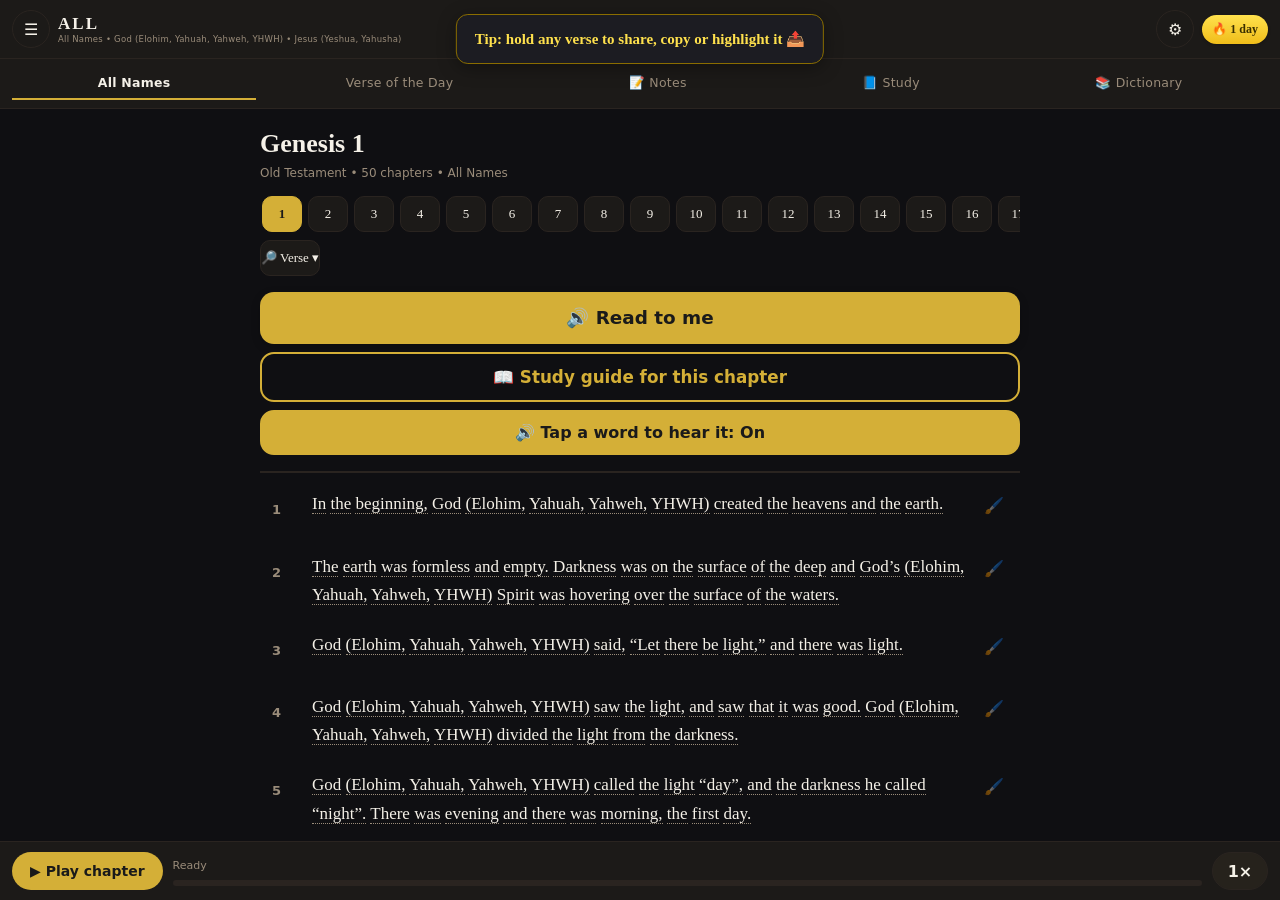
<file: index.html>
<!DOCTYPE html>
<html lang="en">
<head>
<meta charset="UTF-8">
<meta name="viewport" content="width=device-width,initial-scale=1,maximum-scale=1,user-scalable=no,viewport-fit=cover">
<meta name="apple-mobile-web-app-capable" content="yes">
<meta name="mobile-web-app-capable" content="yes">
<meta name="apple-mobile-web-app-status-bar-style" content="black-translucent">
<meta name="apple-mobile-web-app-title" content="Holy Word">
<meta name="format-detection" content="telephone=no">
<meta name="theme-color" content="#0F0F12">
<link rel="manifest" href="manifest.json">
<link rel="apple-touch-icon" href="apple-touch-icon.png">
<link rel="icon" type="image/png" href="favicon.png">
<title>God's Holy Word</title>
<style>html,body{background:#0F0F12}</style>
<script>try{if(localStorage.getItem('qodesh:theme')==='light'){document.documentElement.style.background='#FFFBF0';}}catch(e){}</script>
<link rel="stylesheet" href="style.css">
<link rel="stylesheet" href="pwa.css">
</head>
<body>
<script>/* GHW v1.7: apply theme before first paint; dark unless the user saved light */try{if(localStorage.getItem('qodesh:theme')!=='light'){document.body.classList.add('dark');}}catch(e){document.body.classList.add('dark');}</script>
<div id="loading"><div class="load-box"><div class="load-logo">GHW</div><div class="load-sub">God's Holy Word</div><div id="load-msg">Loading scriptures…</div></div></div>

<header id="topbar">
  <button id="btn-books" class="hbtn" aria-label="Books">&#9776;</button>
  <div class="brand"><div class="logo" id="brand-logo">JSB</div><div class="tagline" id="brand-tagline">God's Holy Word &bull; Easy-Read English Edition</div></div>
  <button id="btn-settings" class="hbtn" aria-label="Settings">&#9881;</button>
  <span id="streak-badge" class="streak-badge" title="Daily reading streak">&#128293; 0 days</span>
</header>
<nav id="version-tabs" class="name-tabs" aria-label="Bible version">
  <button id="ver-allnames" class="name-tab active" role="tab">All Names</button>
  <button id="ver-votd" class="name-tab" role="tab">Verse of the Day</button>
  <button id="ver-notes" class="name-tab" role="tab">&#128221; Notes</button>
  <button id="tab-study" class="name-tab" role="tab">&#128216; Study</button>
  <button id="tab-dict" class="name-tab" role="tab">&#128218; Dictionary</button>
</nav>
<nav id="name-tabs" class="name-tabs" aria-label="Divine name rendering"></nav>

<aside id="sidebar">
  <div class="side-head">
    <input id="book-search" type="search" placeholder="Search 94 books…" autocomplete="off">
    <div class="legend" id="legend-row">
      <span class="chip chip-hl">GOLD = <b id="legend-father">Yahuah</b> speaks</span>
      <span class="chip chip-red">RED = words of <b id="legend-son">Yahusha</b></span>
    </div>
    <div class="streak-side"><span id="streak-badge-side">&#128293; 0-day reading streak</span></div>
    <div id="votd-card" class="votd-card" role="button" tabindex="0" title="Tap to open this verse">
      <div class="votd-label">VERSE OF THE DAY</div>
      <div class="votd-ref" id="votd-ref"></div>
      <div class="votd-text" id="votd-text"></div>
    </div>
  </div>
  <div id="book-list"></div>
  <div class="side-foot">God's Holy Word v2.15 &bull; iPhone web app &bull; offline &bull; tap a verse to hear it</div>
</aside>
<div id="scrim"></div>

<aside id="study">
  <div class="study-head">
    <b>&#128214; Study &amp; Notes</b>
    <button id="btn-study-close" class="hbtn">&times;</button>
  </div>
  <div class="study-body">
    <div class="study-nav">
      <button id="btn-study-prev" class="nav-btn">&larr; Prev</button>
      <b id="study-chap-label">Study</b>
      <button id="btn-study-next" class="nav-btn">Next &rarr;</button>
    </div>
    <div id="study-content">
      <div class="study-sec">
        <h3 class="study-h">&#128216; Chapter Study Guide</h3>
        <div id="guide-body"><p class="muted">Opening study guide…</p></div>
      </div>
      <div class="study-sec">
        <h3 class="study-h">Matthew Henry Commentary</h3>
        <div id="mh-notes"><p class="muted">Opening study notes…</p></div>
      </div>
      <div class="study-sec">
        <h3 class="study-h">Cross-references</h3>
        <div id="mh-xrefs"></div>
      </div>
    </div>
    <div class="howto">
      <b>How to read</b>
      <ul>
        <li><span class="swatch sw-hl"></span>Gold highlight — the Father speaks directly</li>
        <li><span class="swatch sw-red"></span>Red text — the Son's spoken words</li>
        <li>Tap any verse to hear it read aloud</li>
        <li>Tap <b>&#128266; Words</b> above the chapter, then tap any single word to hear it pronounced</li>
        <li>Tap <b>&#128266; Read to me</b> (or the bottom bar) to play a whole chapter with read-along highlighting</li>
        <li>Switch divine-name rendering anytime above — highlighting is unaffected</li>
      </ul>
    </div>
    <div class="notes">
      <b id="notes-title">My notes</b>
      <button id="notes-share" class="notes-share-btn">&#128228; Share notes</button>
      <textarea id="notes-box" placeholder="Write your insights for this chapter… saved automatically on this device."></textarea>
    </div>
  </div>
</aside>
<aside id="bdict">
  <div class="study-head"><b>&#128218; Bible Dictionary</b><button id="bd-close" class="hbtn">&times;</button></div>
  <div class="bd-top"><input id="bd-q" type="search" placeholder="Search names, places, words, H/G numbers…" autocomplete="off"><div id="bd-count" class="muted"></div><div id="bd-az"></div></div>
  <div class="study-body" id="bd-pane"><div id="bd-list"><p class="muted">Type to search (typos are OK), or tap a letter to browse A–Z.</p></div><div id="bd-entry"></div></div>
</aside>
<aside id="history">
  <div class="study-head">
    <b>&#128197; Reading history</b>
    <button id="btn-history-close" class="hbtn">&times;</button>
  </div>
  <div class="study-body" id="history-body"></div>
</aside>

<main id="reader">
  <div class="chap-head">
    <h1 id="book-title">God's Holy Word</h1>
    <div id="book-sub" class="sub"></div>
    <div id="chapter-chips"></div>
    <button class="verse-jump-btn" id="btn-verse">&#128270; Verse &#9662;</button>
    <button class="read-big" id="btn-read">&#128266; Read to me</button>
    <button class="study-big" id="btn-read-study">&#128214; Study guide for this chapter</button>
    <button class="words-btn" id="btn-words">&#128266; Tap a word to hear it: Off</button>
  </div>
  <div id="verses"></div>
  <div class="reader-foot">End of chapter</div>
</main>

<section id="votd-view" class="votd-view hidden" aria-label="Verse of the day">
  <div class="votd-page">
    <div class="votd-label">VERSE OF THE DAY</div>
    <div class="votd-tab-date" id="votdtab-date"></div>
    <div class="votd-tab-ref" id="votdtab-ref"></div>
    <div class="votd-ver-pill" id="votdtab-verpill"></div>
    <div class="votd-tab-verse" id="votdtab-text"></div>
    <button class="read-big" id="btn-votd-chapter">&#128214; Read full chapter</button>
    <div class="votd-tomorrow" id="votdtab-tomorrow"></div>
  </div>
</section>

<section id="notes-view" class="notes-view hidden" aria-label="My notes">
  <div class="notes-page">
    <h2 class="notes-h">&#128396;&#65039; Highlighted verses</h2>
    <div id="notes-hl-list"></div>
    <h2 class="notes-h">&#128221; Chapter notes</h2>
    <div id="notes-note-list"></div>
  </div>
</section>

<div id="audiobar">
  <button id="btn-play" class="play-btn">&#9654; Play chapter</button>
  <button id="btn-pause" class="hbtn hidden" aria-label="Pause or resume">&#10074;&#10074;</button>
  <div class="prog-wrap">
    <div class="prog-meta"><span id="now-reading">Ready</span><span id="verse-pos"></span></div>
    <div class="progress"><div class="progress-fill" id="progress-fill"></div></div>
  </div>
  <button id="rate-btn" aria-label="Playback speed" aria-haspopup="true" aria-expanded="false">1&times;</button>
  <div id="rate-menu" class="hidden" role="menu" aria-label="Playback speed">
    <button data-rate="0.5" role="menuitem">0.5&times;</button>
    <button data-rate="0.75" role="menuitem">0.75&times;</button>
    <button data-rate="0.8" role="menuitem">0.8&times;</button>
    <button data-rate="1" role="menuitem">1&times;</button>
    <button data-rate="1.25" role="menuitem">1.25&times;</button>
    <button data-rate="1.5" role="menuitem">1.5&times;</button>
    <button data-rate="2" role="menuitem">2&times;</button>
  </div>
  <select id="rate" class="hselect" aria-hidden="true" tabindex="-1">
    <option value="0.5">0.5&times;</option>
    <option value="0.75">0.75&times;</option>
    <option value="0.8">0.8&times;</option>
    <option value="1" selected>1&times;</option>
    <option value="1.25">1.25&times;</option>
    <option value="1.5">1.5&times;</option>
    <option value="2">2&times;</option>
  </select>
  <button id="btn-stop" class="hbtn hidden">&#9632;</button>
</div>

<div id="streak-toast" class="streak-toast"></div>

<div id="set-sheet" class="sheet-gone" aria-hidden="true">
  <div id="set-card" role="dialog" aria-label="Settings">
    <div id="set-head"><b>&#9881; Settings</b><button id="set-close" aria-label="Close settings">&times;</button></div>
    <div class="set-sec">
      <div class="set-label">Text size</div>
      <div class="set-row">
        <button id="set-font-dec" class="set-btn" aria-label="Smaller text">A&#8722;</button>
        <span id="set-font-sample">Aa</span>
        <button id="set-font-inc" class="set-btn" aria-label="Larger text">A+</button>
      </div>
      <div class="set-hint" id="set-font-val">120%</div>
    </div>
    <div class="set-sec">
      <div class="set-label">Theme</div>
      <div class="set-row">
        <button id="set-theme-light" class="set-chip">Light</button>
        <button id="set-theme-dark" class="set-chip">Dark</button>
      </div>
    </div>
    <div class="set-sec">
      <div class="set-label">Read-to-me speed</div>
      <div class="set-row" id="set-speed-row">
        <button class="set-chip" data-rate="0.5">0.5&times;</button>
        <button class="set-chip" data-rate="0.75">0.75&times;</button>
        <button class="set-chip" data-rate="1">1&times;</button>
        <button class="set-chip" data-rate="1.25">1.25&times;</button>
        <button class="set-chip" data-rate="1.5">1.5&times;</button>
        <button class="set-chip" data-rate="2">2&times;</button>
      </div>
    </div>
    <div class="set-sec" id="set-voice-sec">
      <div class="set-label">Reading voice</div>
      <div class="set-row">
        <select id="set-voice" class="hselect" aria-label="Reading voice"></select>
      </div>
    </div>
    <div class="set-sec">
      <div class="set-label">Read names in parentheses (All Names)</div>
      <div class="set-row">
        <button id="set-readnames" class="set-chip on">On</button>
      </div>
      <div class="set-hint">On: read-aloud says e.g. &ldquo;God, Elohim, Yahuah, Yahweh, YHWH&rdquo;. Off: it reads just &ldquo;God&rdquo;.</div>
    </div>
    <div class="set-sec">
      <div class="set-label">Tap a word to hear it</div>
      <div class="set-row">
        <button id="set-words" class="set-chip">Off</button>
      </div>
      <div class="set-hint">Tip: long-press a word for its definition. Long-press a verse number to highlight it into your notes.</div>
    </div>
    <div class="set-sec" id="set-bright-sec">
      <div class="set-label">Display brightness <span class="set-hint" id="set-bright-val">100%</span></div>
      <input type="range" id="set-bright" min="10" max="100" value="100" step="1" aria-label="Display brightness">
    </div>
    <div class="set-sec" id="set-awake-sec">
      <div class="set-label">Keep screen awake</div>
      <div class="set-row">
        <button id="set-awake" class="set-chip on">On</button>
      </div>
    </div>
    <div class="set-sec">
      <button id="set-study" class="set-wide">&#128214; Study &amp; notes for this chapter</button>
      <button id="set-dict" class="set-wide">&#128218; Bible Dictionary (names, places, Hebrew &amp; Greek)</button>
      <button id="set-history" class="set-wide">&#128197; Reading history</button>
    </div>
    <div class="set-sec">
      <div class="set-label">Bible text credits</div>
      <div class="set-hint"><b>All Names Edition (v2.15)</b>: plain modern English from the <b>World English Bible</b> (WEB, public domain; ebible.org eng-web) for all 66 books and for the Apocrypha (1&ndash;2 Esdras, Tobit, Judith, Wisdom, Sirach with its Prologue, Baruch, Letter of Jeremiah, Prayer of Manasseh, Psalm 151, Prayer of Azariah, Susanna, Bel and the Dragon, 1&ndash;4 Maccabees). Every name of God, the Lord and Jesus is followed by the original names in parentheses. Verse numbers follow the KJV (Romans 16:25&ndash;27; four NT verses that WEB leaves out are kept from the KJV-based text).</div>
      <div class="set-hint">Additions to Esther: WEB for 10:4&ndash;11:1 and 13:8&ndash;14:19; the rest from the KJV 1611 Apocrypha (modernized), because WEB prints these additions inside Greek Esther with different verse divisions. A few Sirach verses absent from WEB are kept from the KJV-based text.</div>
      <div class="set-hint">Other books, public-domain English, lightly modernized (thee/thou/ye, -eth, &ldquo;it came to pass&rdquo;, etc.): 1 Enoch and Jubilees (R. H. Charles), 2 Enoch, Testaments of the Twelve Patriarchs, 4 Baruch, Ascension of Isaiah, Joseph and Asenath, 1&ndash;2 Clement, the Didache, Shepherd of Hermas, Book of Jasher (1840), Gospel of Thomas (Mark M. Mattison, public domain), Questions of Bartholomew (M. R. James, 1924).</div>
    </div>
    <div class="set-sec" id="dss-credits">
      <div class="set-label">Dead Sea Scrolls credits</div>
      <div class="set-hint"><b>Damascus Document</b> (Cairo Genizah Texts A &amp; B; also called &ldquo;Fragments of a Zadokite Work&rdquo;): English translation by R. H. Charles, in <i>The Apocrypha and Pseudepigrapha of the Old Testament in English</i>, vol. 2 (Oxford: Clarendon Press, 1913), pp. 799&ndash;834. License: public domain (published 1913; translator died 1931). Source scan: archive.org/details/apocryphapseudep02charuoft (marked NOT_IN_COPYRIGHT). Text taken from the scan&rsquo;s OCR and proofread; chapters and verses follow Charles. Archaic English lightly modernized as in the rest of the app; in JSV, God&rarr;Yahuah. &ldquo;[...]&rdquo; marks gaps in the manuscript. The intro note is an app note, not part of the translation.</div>
      <div class="set-hint">Other Qumran writings (Community Rule, War Scroll, Thanksgiving Hymns, Temple Scroll, Habakkuk Pesher, Genesis Apocryphon, Rule of the Congregation, Rule of Blessings, Copper Scroll, Songs of the Sabbath Sacrifice) are not included because no public-domain or openly licensed (CC0 / CC BY / CC BY-SA) English translation could be found; all were discovered after 1947 and the available translations are still under copyright.</div>
    </div>
  </div>
</div>

<div id="def-sheet" class="sheet-gone" aria-hidden="true">
  <div id="def-card" role="dialog" aria-label="Word definition">
    <div id="def-head"><span id="def-word"></span><button id="def-close" aria-label="Close definition">&times;</button></div>
    <div id="def-bible">
      <div id="def-bible-head"></div>
      <div id="def-origin"></div>
      <div id="def-ancient"></div>
      <div id="def-drift"></div>
    </div>
    <div id="def-bd" style="display:none"></div>
    <div id="def-modern">
      <div id="def-modern-head"></div>
      <div id="def-modern-text"></div>
    </div>
    <button id="def-highlight" class="hl-wide">&#128396;&#65039; Highlight this verse</button>
    <div id="def-src">Definitions: WordNet &bull; Princeton University &bull; Strong's Concordance &bull; Easton's, Smith's &amp; Hitchcock's Bible dictionaries (public domain)</div>
  </div>
</div>
<div id="hl-sheet" class="sheet-gone" aria-hidden="true">
  <div id="hl-card" role="dialog" aria-label="Highlight verse">
    <div id="hl-head"><b id="hl-title">Highlight verse</b></div>
    <div id="hl-sub">Tap a color below to paint the verse</div>
    <div id="hl-colors">
      <button class="hl-btn" data-c="y" aria-label="Yellow highlight"><span class="hl-swatch hl-sw-y"></span></button>
      <button class="hl-btn" data-c="g" aria-label="Green highlight"><span class="hl-swatch hl-sw-g"></span></button>
      <button class="hl-btn" data-c="p" aria-label="Pink highlight"><span class="hl-swatch hl-sw-p"></span></button>
      <button class="hl-btn" data-c="b" aria-label="Blue highlight"><span class="hl-swatch hl-sw-b"></span></button>
      <button class="hl-btn" data-c="o" aria-label="Orange highlight"><span class="hl-swatch hl-sw-o"></span></button>
    </div>
    <button id="hl-remove" class="hl-wide">Remove highlight</button>
    <button id="hl-share" class="hl-wide">&#128228; Share verse</button>
    <button id="hl-cancel" class="hl-wide">Cancel</button>
    <div class="set-hint">The verse is saved into this chapter's notes.</div>
  </div>
</div>
<button id="sel-cancel" aria-label="Cancel verse selection">&#10005;</button>
<div id="sel-bar" class="sel-gone" role="toolbar" aria-label="Selected verses" aria-hidden="true">
  <div id="sel-info"><b id="sel-ref"></b><span id="sel-count"></span></div>
  <div id="sel-actions">
    <button id="sel-share" class="sel-act"><span class="sel-ic">&#128228;</span>Share</button>
    <button id="sel-image" class="sel-act"><span class="sel-ic">&#128444;&#65039;</span>Image</button>
    <button id="sel-copy" class="sel-act"><span class="sel-ic">&#128203;</span>Copy</button>
    <button id="sel-hl" class="sel-act"><span class="sel-ic">&#128396;&#65039;</span>Highlight</button>
    <button id="sel-note" class="sel-act"><span class="sel-ic">&#128221;</span>Note</button>
    <button id="sel-define" class="sel-act"><span class="sel-ic">&#128214;</span>Define</button>
    <button id="sel-close" class="sel-act" aria-label="Close selection"><span class="sel-ic">&#10005;</span>Close</button>
  </div>
</div>
<div id="card-sheet" class="sheet-gone" aria-hidden="true">
  <div id="card-card" role="dialog" aria-label="Share verse as image">
    <div id="card-head"><b>Verse image</b><span id="card-title"></span></div>
    <div id="card-preview"><img id="card-img" alt="Verse image preview"></div>
    <div id="card-styles">
      <button class="card-style" data-s="midnight"><span class="card-sw cs-midnight"></span>Midnight</button>
      <button class="card-style" data-s="royal"><span class="card-sw cs-royal"></span>Royal</button>
      <button class="card-style" data-s="ember"><span class="card-sw cs-ember"></span>Ember</button>
      <button class="card-style" data-s="forest"><span class="card-sw cs-forest"></span>Forest</button>
      <button class="card-style" data-s="slate"><span class="card-sw cs-slate"></span>Slate</button>
    </div>
    <div id="card-btns">
      <button id="card-share" class="hl-wide card-primary">&#128228; Share image</button>
      <button id="card-save" class="hl-wide">&#11015;&#65039; Save image</button>
      <button id="card-cancel" class="hl-wide">Cancel</button>
    </div>
  </div>
</div>

<div id="verse-sheet" class="sheet-gone" aria-hidden="true">
  <div id="verse-card" role="dialog" aria-label="Jump to verse">
    <div id="verse-head"><b id="verse-title">Verses</b><button id="verse-close" aria-label="Close verse picker">&times;</button></div>
    <div id="verse-grid"></div>
  </div>
</div>

<script src="pwa-shim.js"></script>
<script src="app.js"></script>
<script src="backup.js"></script>
</body>
</html>
</file>
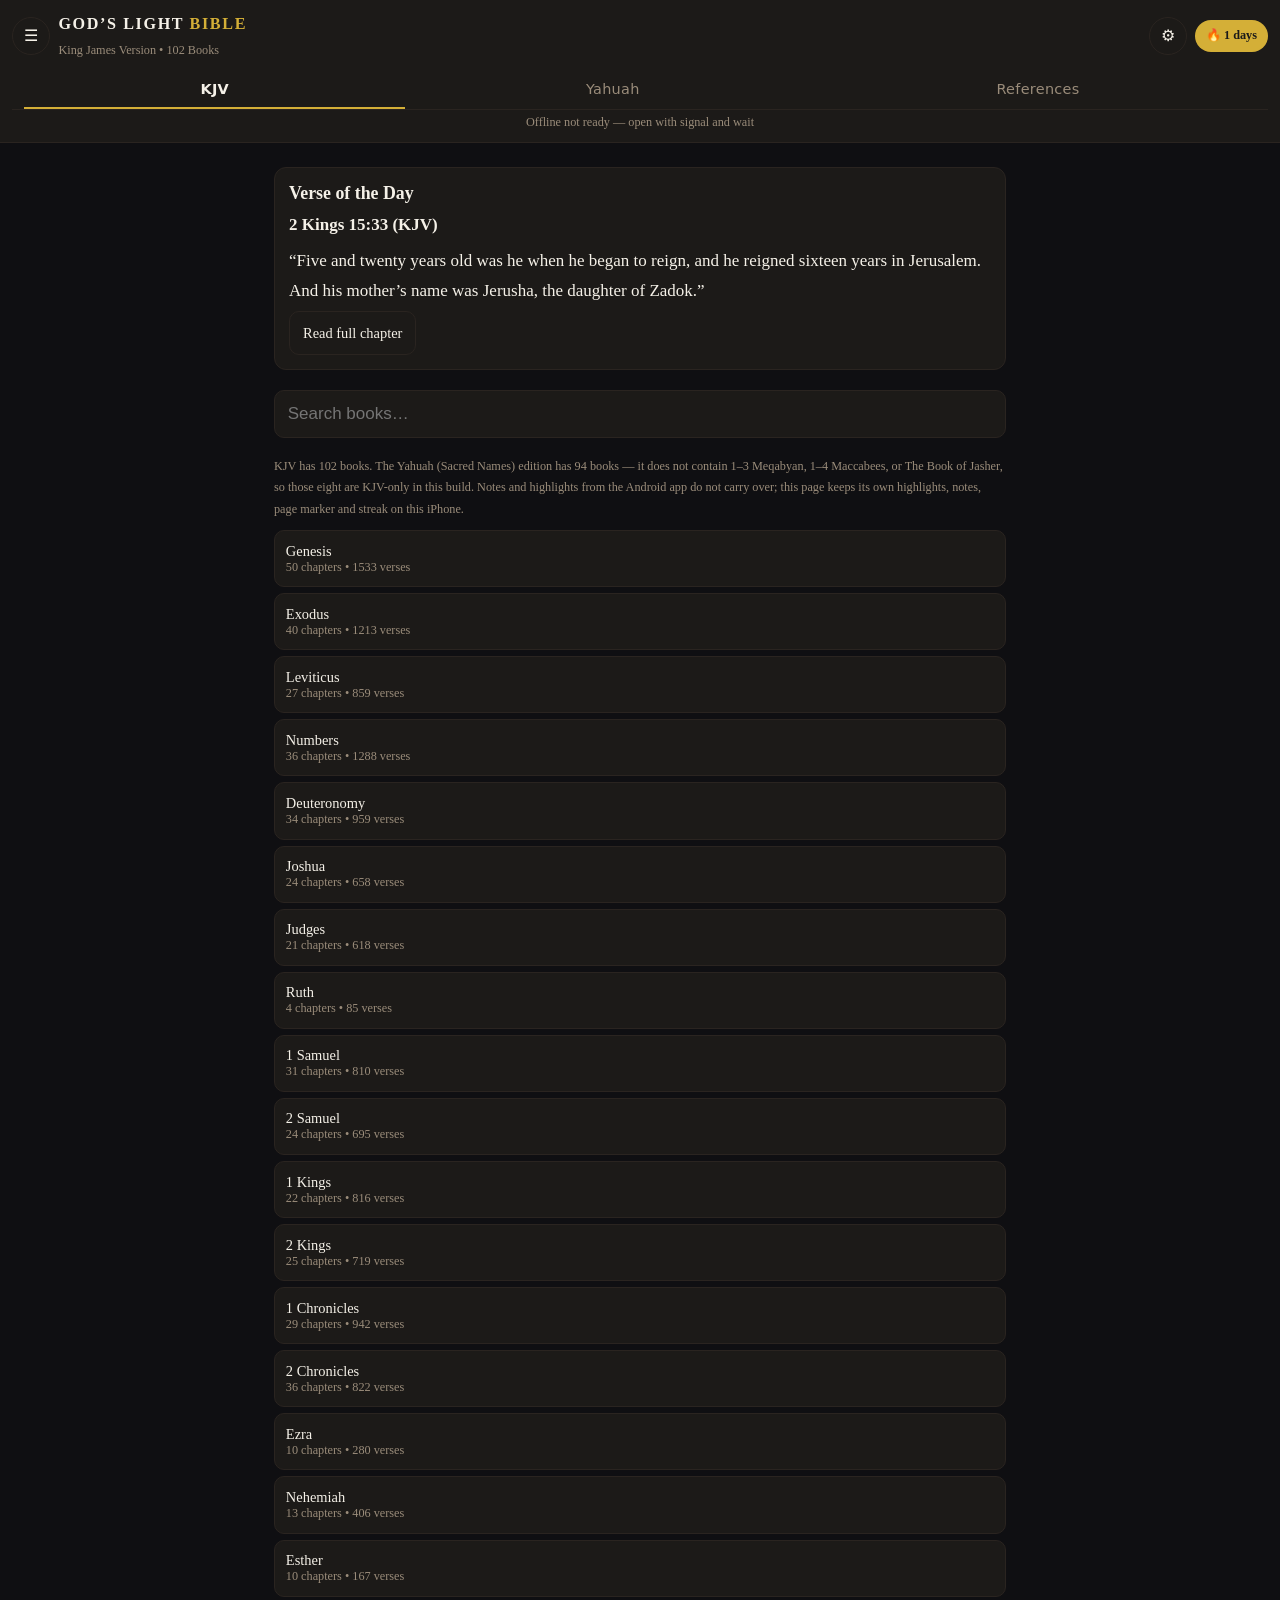
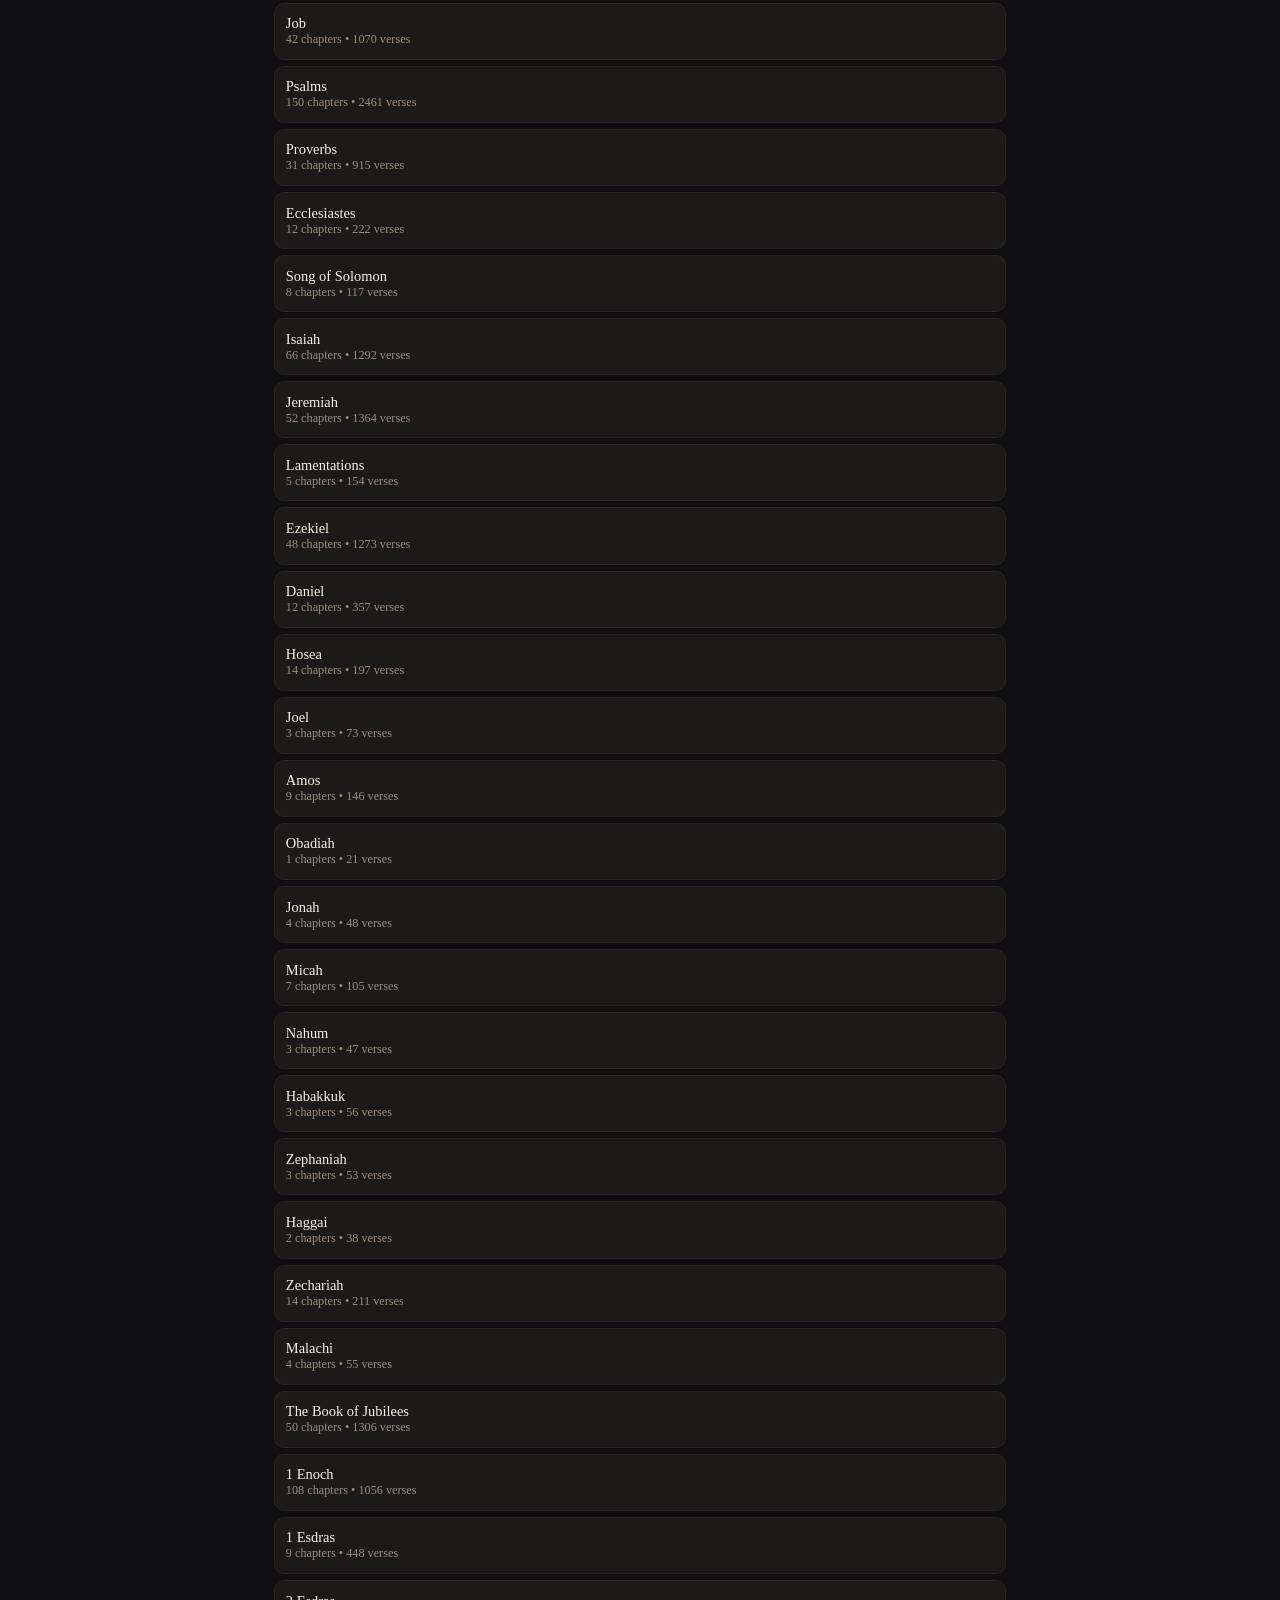
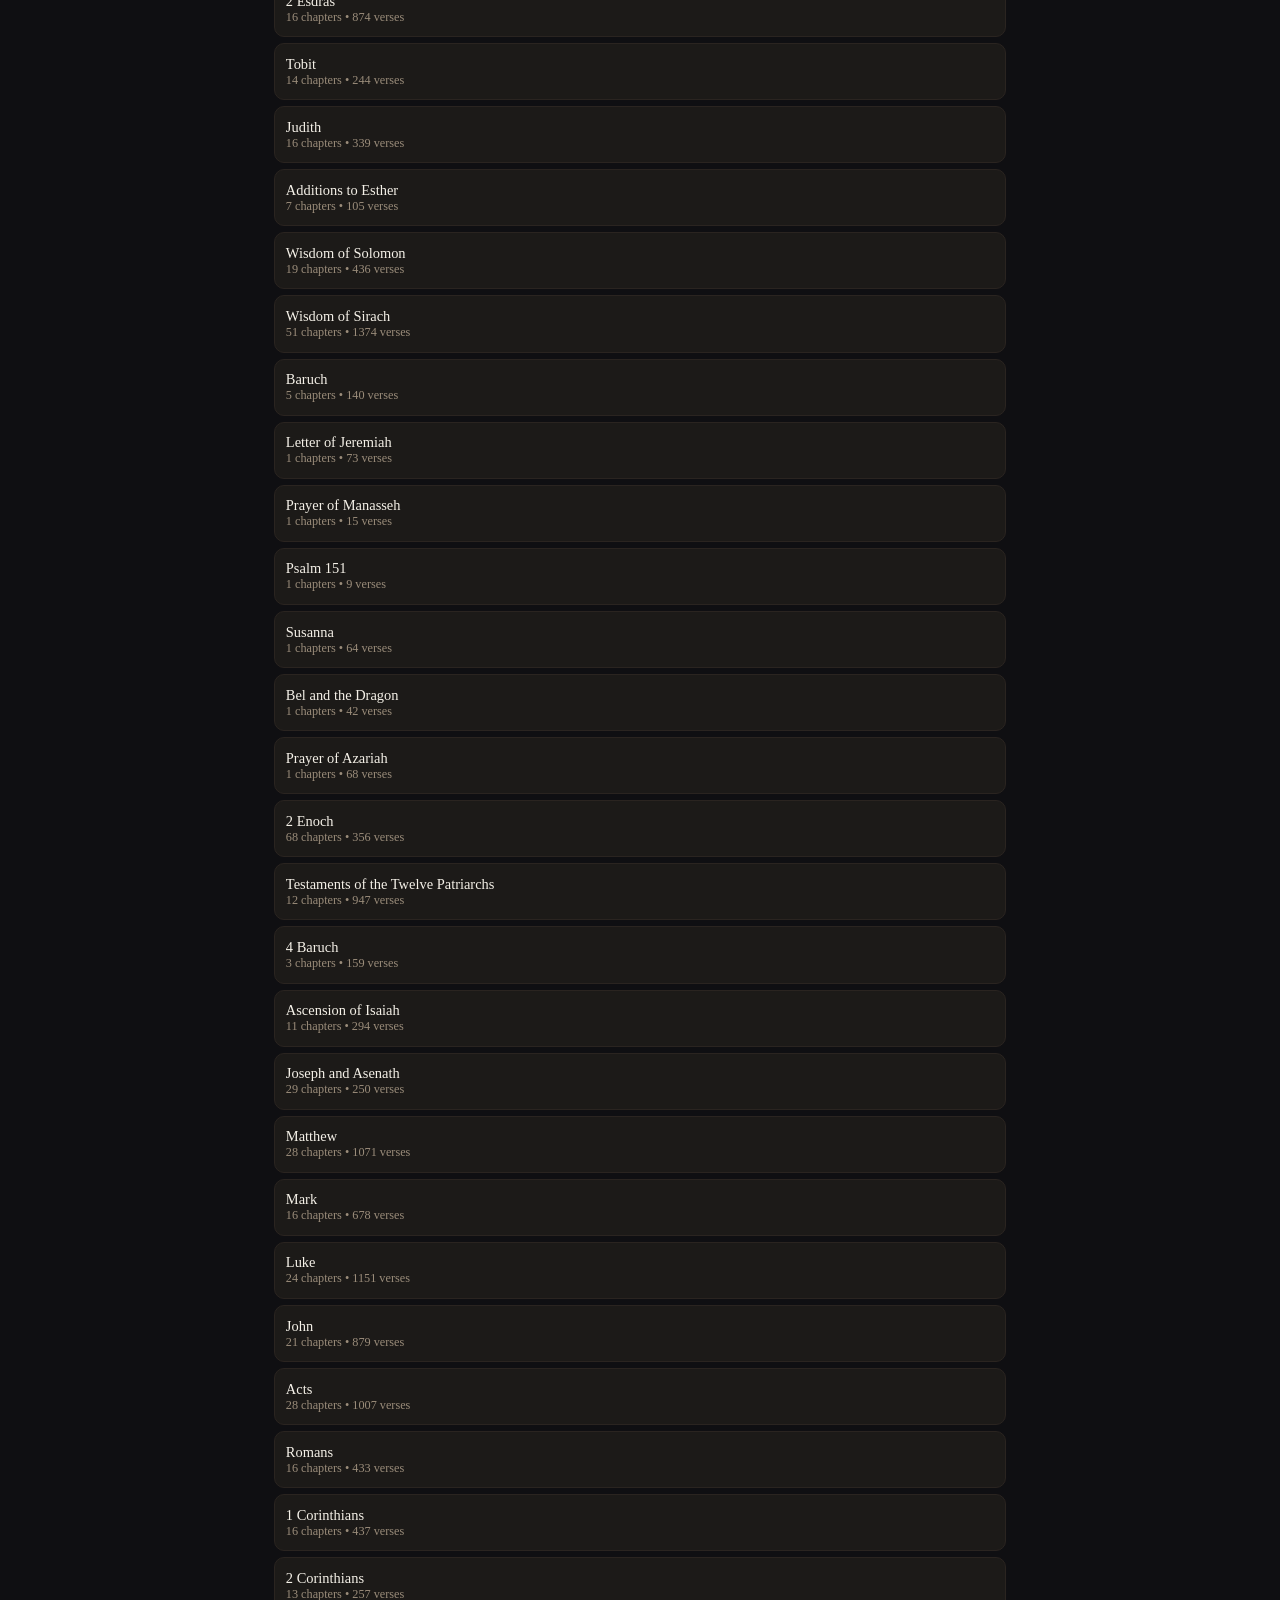
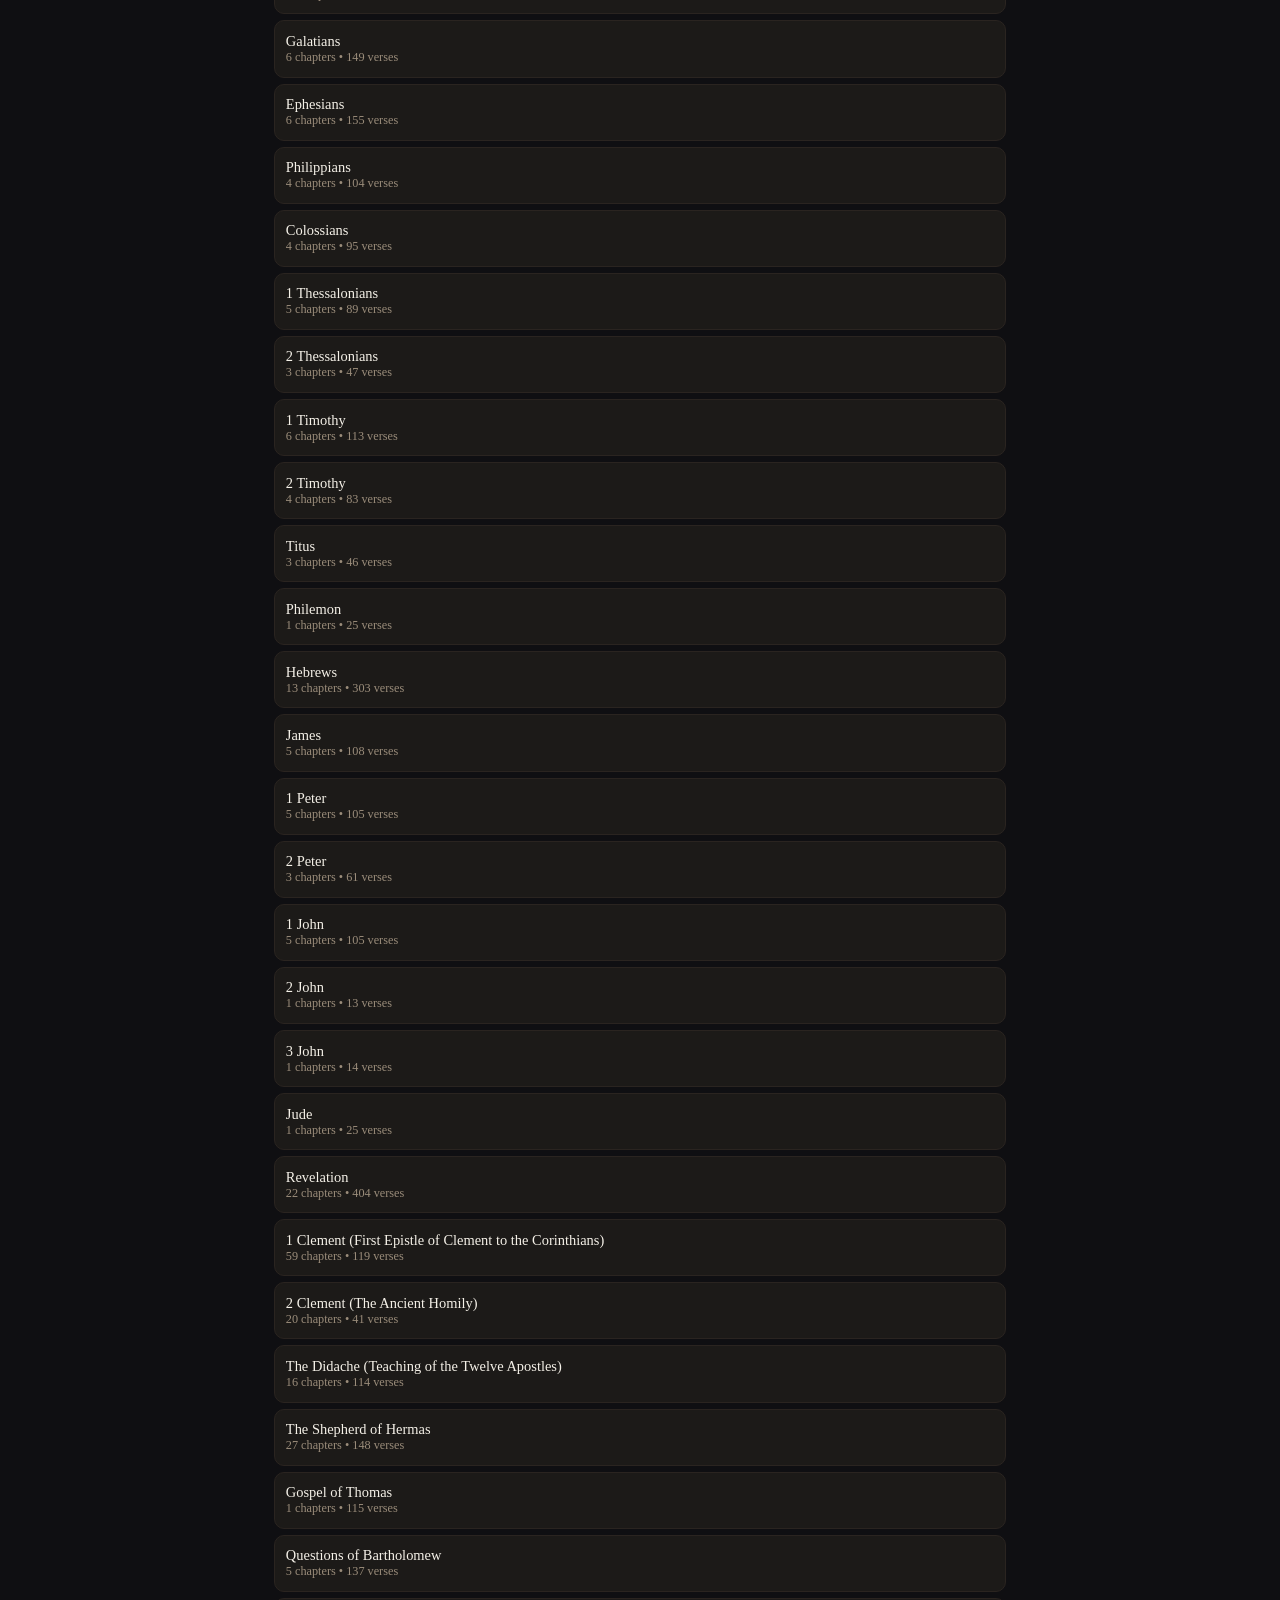
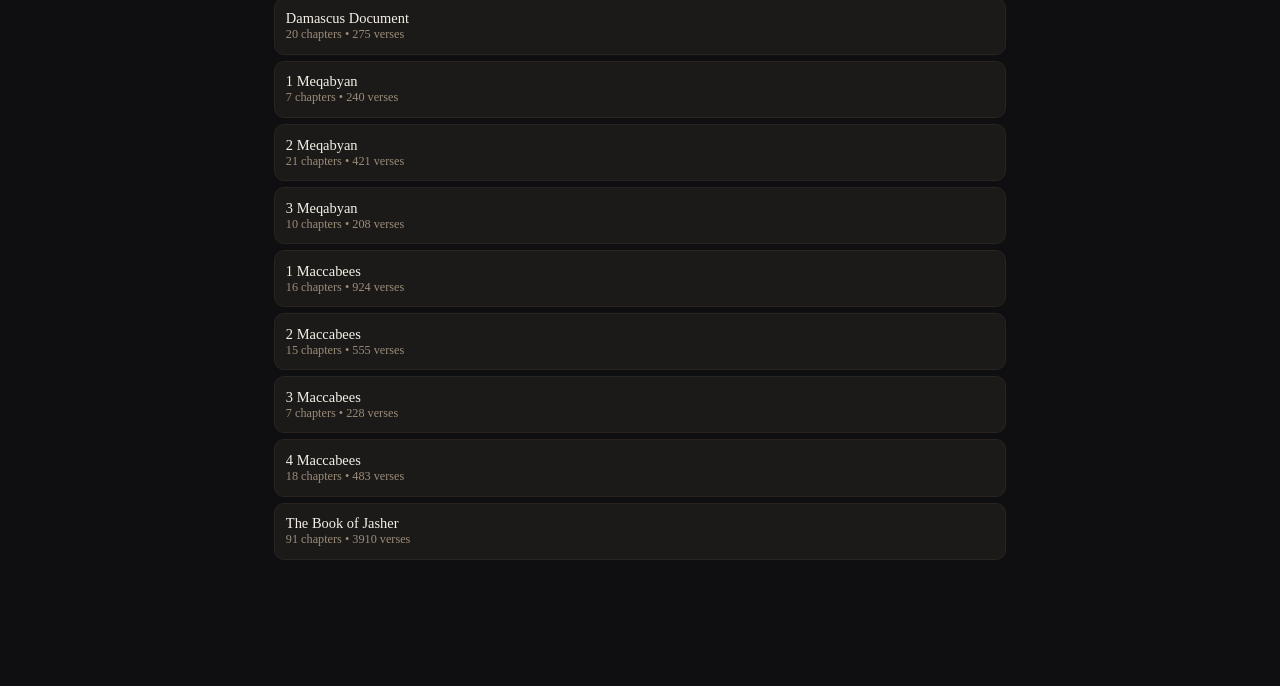
<file: gods-light-bible.html>
<!DOCTYPE html>
<html lang="en">
<head>
<meta charset="utf-8">
<meta name="viewport" content="width=device-width, initial-scale=1, viewport-fit=cover">
<meta name="apple-mobile-web-app-capable" content="yes">
<meta name="mobile-web-app-capable" content="yes">
<meta name="apple-mobile-web-app-title" content="God's Light Bible">
<meta name="theme-color" content="#0f0f12">
<title>God's Light Bible</title>
<style>
:root{--fs:17px;--bg:#0F0F12;--card:#1C1A18;--text:#F5F1E8;--muted:#9A8C7A;--line:#2A2420;--gold:#D4AF37;--gold-deep:#8a6d1a;--gold-bg:#5a4a10;--red:#e5484d;--accent:#D4AF37;--chip:#26221c;--fsui:clamp(14px,calc(var(--fs)*.85),22px);--fssm:clamp(11px,calc(var(--fs)*.72),17px);--player-h:64px}
body.light{--bg:#FFFBF0;--card:#FFFFFF;--text:#1A1A1A;--muted:#8A7D6B;--line:#E8DCC6;--gold-bg:#ffe14d;--chip:#f4efe2}
*{box-sizing:border-box}
html,body{margin:0;padding:0}
body{background:var(--bg);color:var(--text);font-family:Georgia,'Times New Roman',serif;font-size:var(--fs);line-height:1.75;padding-top:env(safe-area-inset-top);padding-bottom:env(safe-area-inset-bottom)}
header{position:sticky;top:0;z-index:20;background:var(--card);border-bottom:1px solid var(--line);padding:calc(10px + env(safe-area-inset-top)) 12px 0}
.topbar{display:flex;align-items:center;gap:8px;flex-wrap:wrap}
.titleblock{flex:1;min-width:calc(var(--fsui)*11)}
.hbtn{border:1px solid var(--line);background:var(--card);color:var(--text);border-radius:999px;min-width:2.4em;min-height:2.4em;height:auto;padding:.2em .55em;font-size:max(var(--fssm),16px)}
.hbtn:active{transform:scale(.94)}
h1{font-size:clamp(15px,calc(var(--fs)*.95),18px);margin:0;letter-spacing:.10em;font-weight:700;white-space:nowrap;overflow:hidden;text-overflow:ellipsis}
h1 span{color:var(--gold-deep)}
body:not(.light) h1 span{color:var(--gold)}
.sub{font-size:var(--fssm);color:var(--muted);margin:2px 0 0}
.tabs{display:flex;gap:4px;overflow-x:auto;padding:8px 12px 0;background:var(--card);border-bottom:1px solid var(--line);scrollbar-width:none}
.tabs::-webkit-scrollbar{display:none}
button{font-family:inherit;cursor:pointer;min-height:44px}
.tab{flex:1 0 auto;padding:.55em .8em;border:0;border-bottom:2px solid transparent;border-radius:0;background:transparent;color:var(--muted);font-family:system-ui,sans-serif;letter-spacing:.02em;font-size:var(--fsui);min-height:2.75em}
.tab.active{color:var(--text);font-weight:700;border-bottom-color:var(--gold);background:transparent}
.tab.small{flex:1 0 auto}
.streak{display:inline-block;font-size:var(--fssm);font-weight:700;background:var(--gold);color:#1a1a1a;border-radius:999px;padding:.45em .9em;white-space:nowrap}
main{padding:12px 14px calc(var(--player-h,64px) + 56px);max-width:760px;margin:0 auto}
input[type=search],input[type=number]{width:100%;padding:.75em;border:1px solid var(--line);border-radius:10px;background:var(--card);color:var(--text);font-size:clamp(16px,var(--fs),34px);margin:8px 0}
.book{display:block;width:100%;text-align:left;padding:.8em .75em;margin:6px 0;border:1px solid var(--line);border-radius:10px;background:var(--card);color:var(--text);font-size:var(--fsui)}
.book small{color:var(--muted);display:block;font-size:var(--fssm)}
.chips{display:flex;gap:6px;overflow-x:auto;padding:10px 2px 4px;margin:0;-webkit-overflow-scrolling:touch;scrollbar-width:none}
.chip{flex-shrink:0;min-width:2.5em;min-height:2.25em;height:auto;padding:.35em .4em;border:1px solid var(--line);border-radius:10px;background:var(--card);color:var(--text);font-size:var(--fsui)}
.chip.active{background:var(--gold);border-color:var(--gold);color:#111;font-weight:700}
.navrow{display:flex;gap:8px;margin:12px 0}
.navbtn{flex:1;padding:.75em;border:1px solid var(--line);border-radius:10px;background:var(--card);color:var(--text);font-size:var(--fsui);white-space:normal;line-height:1.3}
.verse{padding:9px 10px;margin:4px 0;border-radius:10px;border-bottom:1px solid var(--line)}
.verse.speaking{background:var(--chip);outline:2px solid var(--gold)}
.verse.selected{outline:2px dashed var(--gold);outline-offset:-2px}
.verse.hl{background:rgba(212,175,55,.16)}
body.light .verse.hl{background:rgba(212,175,55,.28)}
.note-mark{display:inline-block;margin:6px 0 2px;padding:.3em .7em;border:1px solid var(--gold);border-radius:999px;background:transparent;color:var(--gold);font-size:var(--fssm);font-weight:700}
.verse-bar{display:flex;flex-wrap:wrap;align-items:center;gap:8px;margin:6px 0 10px;padding:10px;border:1px solid var(--gold);border-radius:12px;background:var(--card)}
.verse-bar-ref{flex:1 1 100%;font-size:var(--fssm);color:var(--muted);font-weight:700}
.vbtn{padding:.6em 1em;border:1px solid var(--line);border-radius:999px;background:var(--bg);color:var(--text);font-size:var(--fsui);font-weight:700;min-height:2.6em}
.vbtn.gold{background:var(--gold);border-color:var(--gold);color:#1a1a1a}
.note-panel{margin:6px 0 10px;padding:12px;border:1px solid var(--gold);border-radius:12px;background:var(--card)}
.note-panel-ref{font-size:var(--fssm);color:var(--muted);font-weight:700;margin-bottom:8px}
.note-text{width:100%;box-sizing:border-box;padding:.6em;border:1px solid var(--line);border-radius:10px;background:var(--bg);color:var(--text);font-family:Georgia,serif;font-size:clamp(16px,var(--fs),34px);line-height:1.5;resize:vertical;min-height:3.5em}
.note-btns{display:flex;flex-wrap:wrap;gap:8px;margin-top:10px}

.w{cursor:pointer}
.no-words .w{cursor:default}
.vnum{font-size:var(--fssm);font-weight:700;color:var(--gold);vertical-align:super;margin-right:6px}
.sp-red{color:var(--red)}
.sp-gold{background:var(--gold-bg);border-radius:4px;padding:0 2px}
.badge{display:inline-block;font-size:var(--fssm);font-weight:700;letter-spacing:.04em;border-radius:999px;padding:.2em .7em;margin:0 6px 4px 0;vertical-align:middle}
.badge.gold{background:var(--gold);color:#111}
.badge.red{background:var(--red);color:#fff}
.xref{margin:6px 0 2px;font-size:var(--fsui);color:var(--gold)}
.xref button{background:none;border:none;color:var(--gold);font-size:var(--fsui);text-decoration:underline;padding:.4em .3em;min-height:2em}
.banner{background:var(--gold-bg);border:1px solid var(--gold);border-radius:12px;padding:12px;margin:10px 0}
.banner b{display:block;margin-bottom:6px}
.banner button,.widebtn{padding:.65em .9em;border:1px solid var(--line);border-radius:10px;background:var(--card);color:var(--text);font-size:var(--fsui);margin-right:8px;white-space:normal;line-height:1.3}
.note{font-size:var(--fssm);color:var(--muted);margin:10px 0}
.card{background:var(--card);border:1px solid var(--line);border-radius:12px;padding:14px;margin:12px 0}
.card h2{font-size:clamp(17px,calc(var(--fs)*1.05),26px);margin:0 0 6px}
.card p{margin:6px 0}
.refgroup{margin:16px 0}
.refgroup h3{font-size:var(--fsui);margin:0 0 6px}
.ref{display:block;width:100%;text-align:left;padding:.7em .75em;margin:5px 0;border:1px solid var(--line);border-radius:10px;background:var(--card);color:var(--text);font-size:var(--fsui)}
.ref small{color:var(--muted);display:block;font-size:var(--fssm)}
.setrow{display:flex;gap:8px;align-items:center;margin:8px 0;flex-wrap:wrap}
.setrow button{padding:.65em 1em;border:1px solid var(--line);border-radius:10px;background:var(--card);color:var(--text);font-size:var(--fsui)}
.setrow button.active{background:var(--gold);border-color:var(--gold);color:#111;font-weight:700}
.setrow input[type=number]{width:6em;margin:0}
#toast{position:fixed;left:50%;transform:translateX(-50%);bottom:calc(var(--player-h,64px) + 20px + env(safe-area-inset-bottom));background:#222;color:#fff;padding:.75em 1.1em;border-radius:10px;font-size:var(--fsui);display:none;z-index:50;max-width:90%;text-align:center}
.hidden{display:none!important}
h2.chapter-title{font-size:clamp(24px,calc(var(--fs)*1.65),44px);font-weight:800;margin:14px 0 2px;line-height:1.2}
h2{font-size:clamp(20px,calc(var(--fs)*1.35),36px);line-height:1.25}
.read-big{display:block;width:100%;margin:12px 0 4px;padding:.8em;font-size:clamp(18px,calc(var(--fs)*1.05),26px);font-weight:700;border:0;border-radius:14px;background:var(--gold);color:#1a1a1a;line-height:1.3;white-space:normal}
.read-big:active{transform:scale(.98)}
.words-btn{display:block;width:100%;margin:8px 0 4px;padding:.65em;font-size:var(--fsui);font-weight:700;border:2px solid var(--gold);border-radius:14px;background:transparent;color:var(--gold-deep);line-height:1.3;white-space:normal}
body:not(.light) .words-btn:not(.active){color:var(--gold)}
.words-btn.active{background:var(--gold);color:#1a1a1a}
.player{position:fixed;left:0;right:0;bottom:0;z-index:30;display:flex;align-items:center;flex-wrap:wrap;gap:8px;background:var(--card);border-top:1px solid var(--line);padding:.6em .75em calc(.6em + env(safe-area-inset-bottom))}
.player button{border:1px solid var(--line);border-radius:999px;background:var(--bg);color:var(--text);padding:.5em .8em;font-size:var(--fsui);font-weight:700;min-height:2.5em}
#player-play{background:var(--gold);border-color:var(--gold);color:#1a1a1a}
#player-status{flex:1 1 60px;font-size:var(--fssm);color:var(--muted);white-space:nowrap;overflow:hidden;text-overflow:ellipsis}
.player-progress{flex:2 1 80px;height:6px;border-radius:999px;background:var(--line);overflow:hidden}
.offstatus{font-size:var(--fssm);color:var(--muted);text-align:center;padding:2px 12px 8px}
.offstatus.ready{color:var(--gold);font-weight:700}
#player-bar{display:block;height:100%;width:0%;background:var(--gold)}
</style>
</head>
<body>
<header>
  <div class="topbar">
    <button class="hbtn" id="menu-btn" type="button" aria-label="All books">&#9776;</button>
    <div class="titleblock">
      <h1>GOD&rsquo;S LIGHT <span>BIBLE</span></h1>
      <div class="sub" id="edition-sub">King James Version &bull; 102 Books</div>
    </div>
    <button class="hbtn" id="gear-btn" type="button" aria-label="Settings">&#9881;</button>
    <span class="streak" id="streak-pill">&#128293; 0 days</span>
  </div>
  <div class="tabs">
    <button class="tab active" id="tab-kjv" type="button">KJV</button>
    <button class="tab" id="tab-yah" type="button">Yahuah</button>
    <button class="tab small" id="tab-refs" type="button">References</button>
  </div>
  <div class="offstatus" id="offline-status">Checking offline save&hellip;</div>
</header>
<main>
  <div id="banner" class="banner hidden">
    <b>&#128214; Continue where you left off</b>
    <span id="banner-ref"></span><br><br>
    <button id="banner-jump" type="button">Jump to verse &rsaquo;</button>
    <button id="banner-dismiss" type="button">Dismiss</button>
  </div>

  <section id="home-view">
    <div class="card" id="votd-card">
      <h2>Verse of the Day</h2>
      <div id="votd-ref" style="font-weight:700"></div>
      <p id="votd-text"></p>
      <button class="widebtn" id="votd-open" type="button">Read full chapter</button>
    </div>
    <input type="search" id="book-search" placeholder="Search books&hellip;" autocomplete="off">
    <p class="note">KJV has 102 books. The Yahuah (Sacred Names) edition has 94 books &mdash; it does not contain 1&ndash;3 Meqabyan, 1&ndash;4 Maccabees, or The Book of Jasher, so those eight are KJV-only in this build. Notes and highlights from the Android app do not carry over; this page keeps its own highlights, notes, page marker and streak on this iPhone.</p>
    <div id="book-list"></div>
  </section>

  <section id="reader-view" class="hidden">
    <button class="widebtn" id="back-books" type="button">&larr; All books</button>
    <h2 class="chapter-title" id="reader-title"></h2>
    <div class="sub" id="reader-chapter-title"></div>
    <div class="chips" id="chapter-chips"></div>
    <button class="read-big" id="read-btn" type="button">&#128266; Read to me</button>
    <button class="words-btn active" id="words-btn" type="button">&#128266; Tap a word to hear it: On</button>
    <p class="note" id="verse-hint">Tip: tap a verse number to highlight it or add a note.</p>
    <div id="kjv-only-note" class="banner hidden"></div>
    <div id="verses"></div>
    <div class="navrow">
      <button class="navbtn" id="prev-ch" type="button">&larr; Prev chapter</button>
      <button class="navbtn" id="next-ch" type="button">Next chapter &rarr;</button>
    </div>
    <button class="widebtn" id="mark-page" type="button">&#128278; Mark this page</button>
  </section>

  <section id="refs-view" class="hidden">
    <button class="widebtn" id="back-refs" type="button">&larr; Back to books</button>
    <h2>Johnny&rsquo;s References</h2>
    <p class="note" id="refs-intro"></p>
    <div id="refs-list"></div>
  </section>

  <section id="settings-view" class="hidden">
    <button class="widebtn" id="back-settings" type="button">&larr; Back</button>
    <h2>Settings</h2>
    <div class="card">
      <b>Text size</b>
      <div class="setrow">
        <button id="font-dec" type="button">A&minus;</button>
        <span id="font-val">17px</span>
        <button id="font-inc" type="button">A+</button>
      </div>
    </div>
    <div class="card">
      <b>Theme</b>
      <div class="setrow">
        <button id="theme-dark" type="button">Dark</button>
        <button id="theme-light" type="button">Light</button>
      </div>
    </div>
    <div class="card">
      <b>Reading streak &mdash; Fix my streak</b>
      <p class="note">If an update ever resets your streak, enter your real day count here and tap Save streak. It sets your streak to that many days as of today.</p>
      <div class="setrow">
        <span>My streak is</span>
        <input type="number" id="streak-num" min="1" max="3650" inputmode="numeric" aria-label="Streak days">
        <span>days as of today.</span>
        <button id="streak-save" type="button">Save streak</button>
      </div>
    </div>
    <div class="card">
      <b>About this page</b>
      <p class="note">God&rsquo;s Light Bible, web edition &mdash; KJV + Yahuah, 102 / 94 books. Open it once with signal and the service worker saves it on your iPhone for offline reading. Your page marker and streak are stored only in this browser on this iPhone.</p>
    </div>
    <div class="card">
      <b>Offline saving</b>
      <p class="note" id="offline-status-settings">Checking offline save&hellip;</p>
    </div>
  </section>
</main>
<div id="player" class="player hidden">
  <button id="player-play" type="button">&#9654; Play chapter</button>
  <span id="player-status">Ready</span>
  <span class="player-progress"><span id="player-bar"></span></span>
  <button id="player-stop" type="button" aria-label="Stop">&#9632;</button>
  <button id="player-rate" type="button">1&times;</button>
</div>
<div id="toast"></div>
<script>
"use strict";
var DATA = null;
var KJV = [], YAH = [], XREFS = {}, REFS = [], TITLES = {};
var KJV_ONLY = {};
["1 Meqabyan","2 Meqabyan","3 Meqabyan","1 Maccabees","2 Maccabees","3 Maccabees","4 Maccabees","The Book of Jasher"].forEach(function(n){ KJV_ONLY[n] = true; });

function $(id){ return document.getElementById(id); }
function esc(s){ return String(s).replace(/[&<>\"']/g, function(c){ return {"&":"&amp;","<":"&lt;",">":"&gt;",'"':"&quot;","'":"&#39;"}[c]; }); }
function lsGet(k, d){ try { var v = localStorage.getItem("glb-web:" + k); return v === null ? d : v; } catch(e){ return d; } }
function lsSet(k, v){ try { localStorage.setItem("glb-web:" + k, v); return true; } catch(e){ return false; } }

var state = { version: "kjv", book: 0, chapter: 0, words: (lsGet("words", "on") === "on") };
var books = function(){ return state.version === "kjv" ? KJV : YAH; };
var bookNames = function(v){ return (v === "kjv" ? KJV : YAH).map(function(b){ return b.name; }); };

function toast(msg){
  var t = $("toast"); t.textContent = msg; t.style.display = "block";
  setTimeout(function(){ t.style.display = "none"; }, 3500);
}
function todayStr(d){ return d.getFullYear() + "-" + String(d.getMonth()+1).padStart(2,"0") + "-" + String(d.getDate()).padStart(2,"0"); }

/* ---------- streak: once per calendar day ---------- */
function streakTick(){
  var today = todayStr(new Date());
  var last = lsGet("streak-last", "");
  var count = parseInt(lsGet("streak", "0"), 10) || 0;
  if (last !== today) {
    var y = new Date(); y.setDate(y.getDate() - 1);
    count = (last === todayStr(y)) ? count + 1 : 1;
    lsSet("streak", String(count)); lsSet("streak-last", today);
  }
  $("streak-pill").textContent = "\uD83D\uDD25 " + count + " days";
  $("streak-num").value = String(count);
}

/* ---------- settings ---------- */
function applyFont(){
  var px = parseInt(lsGet("font", "17"), 10) || 17;
  document.documentElement.style.setProperty("--fs", px + "px");
  $("font-val").textContent = px + "px";
  requestAnimationFrame(syncPlayerPad);
}
function applyTheme(){
  var t = lsGet("theme", "dark");
  document.body.classList.toggle("light", t === "light");
  $("theme-dark").classList.toggle("active", t !== "light");
  $("theme-light").classList.toggle("active", t === "light");
}

/* ---------- views ---------- */
function showView(name){
  ["home-view","reader-view","refs-view","settings-view"].forEach(function(id){
    $(id).classList.toggle("hidden", id !== name);
  });
  var pl = $("player");
  if (pl) pl.classList.toggle("hidden", name !== "reader-view");
  if (name !== "reader-view") stopRead();
  if (name === "settings-view") queryOffline();
  window.scrollTo(0, 0);
  requestAnimationFrame(syncPlayerPad);
}

/* ---------- book list ---------- */
function renderBookList(){
  var q = ($("book-search").value || "").toLowerCase();
  var list = $("book-list"); list.innerHTML = "";
  books().forEach(function(b, i){
    if (q && b.name.toLowerCase().indexOf(q) === -1) return;
    var btn = document.createElement("button");
    btn.className = "book"; btn.type = "button";
    btn.innerHTML = esc(b.name) + "<small>" + b.chapters.length + " chapters &bull; " +
      b.chapters.reduce(function(n, ch){ return n + ch.length; }, 0) + " verses</small>";
    btn.onclick = function(){ openBook(i); };
    list.appendChild(btn);
  });
  if (!list.children.length) list.innerHTML = "<p class=\"note\">No books match that search.</p>";
  $("edition-sub").textContent = state.version === "kjv"
    ? "King James Version \u2022 102 Books"
    : "Yahuah \u2022 Sacred Names \u2022 94 Books";
  $("tab-kjv").classList.toggle("active", state.version === "kjv");
  $("tab-yah").classList.toggle("active", state.version === "yah");
}

/* ---------- verse of the day: deterministic from the date ---------- */
function verseOfTheDay(){
  var now = new Date();
  var start = new Date(now.getFullYear(), 0, 0);
  var doy = Math.floor((now - start) / 86400000);
  var total = 0, flat = [];
  KJV.forEach(function(b, bi){ b.chapters.forEach(function(ch, ci){ total += ch.length; }); });
  var idx = (doy * 7919) % total, n = 0, pick = null;
  outer:
  for (var bi = 0; bi < KJV.length; bi++) {
    for (var ci = 0; ci < KJV[bi].chapters.length; ci++) {
      for (var vi = 0; vi < KJV[bi].chapters[ci].length; vi++) {
        if (n === idx) { pick = {bi: bi, ci: ci, vi: vi}; break outer; }
        n++;
      }
    }
  }
  return pick;
}
function verseText(book, ch, vi){
  return book.chapters[ch][vi][1].map(function(s){ return s[0]; }).join(" ");
}
function renderVotd(){
  var p = verseOfTheDay();
  var b = KJV[p.bi], v = b.chapters[p.ci][p.vi];
  $("votd-ref").textContent = b.name + " " + (p.ci + 1) + ":" + v[0] + " (KJV)";
  $("votd-text").textContent = "\u201C" + verseText(b, p.ci, p.vi) + "\u201D";
  $("votd-open").onclick = function(){
    state.version = "kjv"; renderBookList();
    openBook(p.bi); openChapter(p.ci, v[0]);
  };
}

/* ---------- reader ---------- */
function openBook(bi){
  state.book = bi; state.chapter = 0;
  showView("reader-view");
  renderReader();
}
function openChapter(ci, verseNum){
  state.chapter = ci;
  renderReader();
  if (verseNum) {
    setTimeout(function(){
      var el = document.getElementById("v-" + verseNum);
      if (el) el.scrollIntoView({block: "start"});
    }, 30);
  }
}
function chapterTitle(bookName, ci){
  var t = TITLES[bookName];
  return (t && t[ci]) ? t[ci] : "";
}
function renderReader(){
  stopRead();
  clearVerseSelection();
  var b = books()[state.book];
  var note = $("kjv-only-note");
  if (!b) { /* book missing in this version (should not happen via list) */
    note.classList.remove("hidden");
    note.innerHTML = "";
    showView("reader-view");
    return;
  }
  note.classList.add("hidden");
  $("reader-title").textContent = b.name + " " + (state.chapter + 1);
  var ct = chapterTitle(b.name, state.chapter);
  var ed = state.version === "kjv" ? "KJV" : "Yahuah";
  $("reader-chapter-title").textContent = (ct ? ct + " \u2022 " : "") + b.chapters.length + " chapters \u2022 " + ed;
  var chips = $("chapter-chips"); chips.innerHTML = "";
  b.chapters.forEach(function(ch, i){
    var c = document.createElement("button");
    c.className = "chip" + (i === state.chapter ? " active" : ""); c.type = "button";
    c.textContent = String(i + 1);
    c.onclick = function(){ openChapter(i); };
    chips.appendChild(c);
  });
  var verses = $("verses"); verses.innerHTML = "";
  var goldLabel = state.version === "kjv" ? "GOD SPEAKS" : "YAHUAH SPEAKS";
  var redLabel = state.version === "kjv" ? "JESUS" : "YAHUSHA";
  b.chapters[state.chapter].forEach(function(v){
    var num = v[0], segs = v[1];
    var hasRed = segs.some(function(s){ return s[1] === 1; });
    var hasGold = segs.some(function(s){ return s[2] === 1; });
    var div = document.createElement("div");
    div.className = "verse"; div.id = "v-" + num;
    var html = "<span class=\"vnum\">" + num + "</span>";
    if (hasGold) html += "<span class=\"badge gold\">" + goldLabel + "</span>";
    if (hasRed) html += "<span class=\"badge red\">" + redLabel + "</span>";
    segs.forEach(function(s, i){
      var cls = s[1] === 1 ? "sp-red" : (s[2] === 1 ? "sp-gold" : "");
      html += "<span class=\"" + cls + "\">" + wordHtml(s[0]) + "</span>" + (i < segs.length - 1 ? " " : "");
    });
    div.innerHTML = html;
    var key = b.name + " " + (state.chapter + 1) + ":" + num;
    var xr = XREFS[key];
    if (xr) {
      var xrDiv = document.createElement("div");
      xrDiv.className = "xref";
      xrDiv.appendChild(document.createTextNode("Also in: "));
      xr.forEach(function(t, i){
        var btn = document.createElement("button");
        btn.type = "button"; btn.textContent = t.label;
        btn.onclick = (function(ref){ return function(){ jumpRef(ref); }; })(t.ref);
        xrDiv.appendChild(btn);
        if (i < xr.length - 1) xrDiv.appendChild(document.createTextNode(" \u2022 "));
      });
      div.appendChild(xrDiv);
    }
    applyVerseMarks(div, b.name, state.chapter + 1, num);
    verses.appendChild(div);
  });
  savePositionSoon();
  applyWordsBtn();
}

/* ---------- cross-reference jumping ---------- */
function parseRef(ref){
  // Longest book-name match first, in the current edition, then KJV.
  var cands = bookNames(state.version).slice().sort(function(a, b){ return b.length - a.length; });
  var m = matchRef(ref, cands, state.version);
  if (m) return m;
  var kcands = bookNames("kjv").slice().sort(function(a, b){ return b.length - a.length; });
  m = matchRef(ref, kcands, "kjv");
  if (m) { m.otherVersion = true; return m; }
  return null;
}
function matchRef(ref, names, version){
  for (var i = 0; i < names.length; i++) {
    var name = names[i];
    if (ref.indexOf(name) === 0) {
      var rest = ref.slice(name.length).trim();
      var mm = rest.match(/^(\d+):(\d+)(?:-(\d+))?/);
      if (mm) {
        var list = version === "kjv" ? KJV : YAH;
        for (var bi = 0; bi < list.length; bi++) {
          if (list[bi].name === name) return {version: version, book: bi, chapter: parseInt(mm[1], 10) - 1, verse: parseInt(mm[2], 10)};
        }
      }
    }
  }
  return null;
}
function jumpRef(ref){
  var t = parseRef(ref);
  if (!t) { toast("Could not open " + ref); return; }
  if (t.otherVersion) {
    state.version = "kjv"; renderBookList();
    toast("That book is not in the Yahuah edition \u2014 opened in KJV.");
  }
  openBook(t.book); openChapter(t.chapter, t.verse);
}
function jumpTo(version, bookName, ch, v){
  var list = version === "kjv" ? KJV : YAH;
  for (var i = 0; i < list.length; i++) {
    if (list[i].name === bookName) {
      if (version !== state.version) { state.version = version; renderBookList(); }
      openBook(i); openChapter(ch - 1, v || 1);
      return true;
    }
  }
  return false;
}

/* ---------- page marker ---------- */
function savePositionSoon(){ /* marker is saved on demand; keep scroll for banner jump */ }
function currentMarker(){
  return {version: state.version, book: state.book, chapter: state.chapter, scroll: window.scrollY || 0};
}
function markerLabel(m){
  var list = m.version === "kjv" ? KJV : YAH;
  var b = list[m.book];
  return (b ? b.name : "Book") + " " + (m.chapter + 1) + " (" + (m.version === "kjv" ? "KJV" : "Yahuah") + ")";
}
function showBanner(){
  var raw = lsGet("marker", "");
  if (!raw) return;
  try {
    var m = JSON.parse(raw);
    $("banner-ref").textContent = markerLabel(m);
    $("banner").classList.remove("hidden");
  } catch(e){}
}

/* ---------- references view ---------- */
function renderRefs(){
  $("refs-intro").textContent = DATA.refsIntro || "";
  var list = $("refs-list"); list.innerHTML = "";
  REFS.forEach(function(g){
    var wrap = document.createElement("div");
    wrap.className = "refgroup";
    var h = document.createElement("h3"); h.textContent = g.title; wrap.appendChild(h);
    g.refs.forEach(function(r){
      var btn = document.createElement("button");
      btn.className = "ref"; btn.type = "button";
      btn.innerHTML = esc(r.label) + (r.note ? "<small>" + esc(r.note) + "</small>" : "");
      btn.onclick = function(){
        var ok = jumpTo(state.version, r.book, r.ch, r.v);
        if (!ok && state.version !== "kjv") {
          jumpTo("kjv", r.book, r.ch, r.v);
          toast("That book is not in the Yahuah edition \u2014 opened in KJV.");
        } else if (!ok) { toast("Could not open " + r.label); }
      };
      wrap.appendChild(btn);
    });
    list.appendChild(wrap);
  });
}

/* ---------- version switching ---------- */
function setVersion(v, keepBookName){
  var curName = null;
  if (keepBookName) curName = books()[state.book] ? books()[state.book].name : null;
  state.version = v;
  renderBookList();
  if (curName) {
    var list = books();
    for (var i = 0; i < list.length; i++) {
      if (list[i].name === curName) { openBook(i); return; }
    }
    // Book is not in the new version: show a plain KJV-only note.
    showView("reader-view");
    $("reader-title").textContent = curName;
    $("reader-chapter-title").textContent = "";
    $("chapter-chips").innerHTML = "";
    $("verses").innerHTML = "";
    var note = $("kjv-only-note");
    note.classList.remove("hidden");
    note.innerHTML = "<b>" + esc(curName) + " is KJV-only in this build.</b><br>" +
      "The Yahuah edition has 94 books and does not contain this book. " +
      "Switch back to KJV to read it.<br><br>" +
      "<button type=\"button\" id=\"back-to-kjv\" style=\"padding:10px 14px;border:1px solid var(--line);border-radius:10px;background:var(--card);color:var(--text);font-size:15px\">Back to KJV</button>";
    $("back-to-kjv").onclick = function(){ setVersion("kjv", true); };
  }
}


/* ---------- Holy Word style: read-aloud + tap-a-word (speechSynthesis) ---------- */
var SPEAK = {supported: (typeof window.speechSynthesis !== "undefined"), playing: false, paused: false, idx: 0, seq: 0, rate: 1};
var SPEAK_RATES = [1, 1.25, 1.5];
/* iOS Safari often returns NO voices from getVoices() until the
   voiceschanged event fires, and the first speak() can silently fail if
   no voice is ready yet. Cache the voice list whenever it changes and
   re-pick from the cache, so a cold start still speaks. */
var VOICES = [];
function refreshVoices(){
  try { VOICES = window.speechSynthesis.getVoices() || []; } catch (e) { VOICES = []; }
}
function pickVoice(){
  var vs = VOICES.length ? VOICES : [];
  if (!vs.length) { try { vs = window.speechSynthesis.getVoices() || []; } catch (e) { vs = []; } }
  var en = [];
  for (var i = 0; i < vs.length; i++) { if ((vs[i].lang || "").toLowerCase().indexOf("en") === 0) en.push(vs[i]); }
  var pool = en.length ? en : vs;
  var j;
  for (j = 0; j < pool.length; j++) { if (pool[j].default) return pool[j]; }
  for (j = 0; j < pool.length; j++) { if (/samantha/i.test(pool[j].name || "")) return pool[j]; }
  for (j = 0; j < pool.length; j++) { if ((pool[j].lang || "").toLowerCase() === "en-us") return pool[j]; }
  return pool[0] || null;
}
if (SPEAK.supported) {
  refreshVoices();
  try {
    if (typeof window.speechSynthesis.addEventListener === "function") {
      window.speechSynthesis.addEventListener("voiceschanged", refreshVoices);
    } else {
      window.speechSynthesis.onvoiceschanged = refreshVoices;
    }
  } catch (e) {}
}
function speakText(text, onend){
  var u = new SpeechSynthesisUtterance(text);
  u.rate = SPEAK.rate;
  var v = pickVoice(); if (v) u.voice = v;
  var my = ++SPEAK.seq;
  var started = Date.now();
  var watch = null;
  function clearWatch(){ if (watch) { clearTimeout(watch); watch = null; } }
  /* iOS can swallow an utterance without firing onend/onerror, leaving
     the player stuck on one verse in silence. Watchdog: if nothing is
     actually speaking a few seconds in, say so honestly instead of
     sitting silent. */
  function checkVoice(){
    if (my !== SPEAK.seq) return;
    var alive = true;
    try { alive = !!(window.speechSynthesis.speaking || window.speechSynthesis.pending); } catch (e) { alive = true; }
    if (alive) { watch = setTimeout(checkVoice, 2000); return; }
    if (Date.now() - started < 6000) { watch = setTimeout(checkVoice, 2000); return; }
    clearWatch();
    if (SPEAK.playing) {
      stopRead();
      $("player-status").textContent = "Voice not ready \u2014 tap Play again";
      toast("Voice not ready \u2014 tap Play again.");
    }
  }
  u.onend = function(){ clearWatch(); if (my === SPEAK.seq && onend) onend(); };
  u.onerror = function(){ clearWatch(); if (my === SPEAK.seq && onend) onend(); };
  try { window.speechSynthesis.cancel(); } catch (e) {}
  window.speechSynthesis.speak(u);
  watch = setTimeout(checkVoice, 2500);
}
function speakWord(word){
  if (!SPEAK.supported) { toast("This iPhone can't read aloud."); return; }
  try { window.speechSynthesis.cancel(); } catch (e) {}
  SPEAK.seq++;
  var u = new SpeechSynthesisUtterance(word);
  u.rate = 1;
  var v = pickVoice(); if (v) u.voice = v;
  try { window.speechSynthesis.speak(u); } catch (e) {}
}
function currentChapterVerses(){
  var b = books()[state.book];
  return b ? b.chapters[state.chapter] : [];
}
function versePlainText(v){
  return v[1].map(function(s){ return s[0]; }).join(" ");
}
function setPlayingUI(){
  var rb = $("read-btn"), pp = $("player-play");
  if (rb) rb.innerHTML = !SPEAK.playing ? "&#128266; Read to me" : (SPEAK.paused ? "&#9654; Resume" : "&#9208; Pause");
  if (pp) pp.innerHTML = !SPEAK.playing ? "&#9654; Play chapter" : (SPEAK.paused ? "&#9654; Resume" : "&#9208; Pause");
  var rt = $("player-rate"); if (rt) rt.innerHTML = SPEAK.rate + "&times;";
  requestAnimationFrame(syncPlayerPad);
}
/* Keep main's bottom padding matched to the real player height, so the
   fixed player bar never covers verse text at any font size. The player
   wraps to two rows on narrow screens / big fonts, so its height is
   measured, not assumed. */
function syncPlayerPad(){
  var pl = document.getElementById("player");
  var h = (pl && !pl.classList.contains("hidden")) ? pl.offsetHeight : 0;
  document.documentElement.style.setProperty("--player-h", (h || 64) + "px");
}
window.addEventListener("resize", function(){ requestAnimationFrame(syncPlayerPad); });
function markSpeaking(idx){
  var rows = document.querySelectorAll("#verses .verse");
  for (var i = 0; i < rows.length; i++) rows[i].classList.remove("speaking");
  if (idx >= 0 && rows[idx]) {
    rows[idx].classList.add("speaking");
    rows[idx].scrollIntoView({block: "nearest"});
  }
}
function updateProgress(){
  var vs = currentChapterVerses();
  if (!SPEAK.playing) { $("player-status").textContent = "Ready"; $("player-bar").style.width = "0%"; return; }
  $("player-status").textContent = "Verse " + (SPEAK.idx + 1) + " of " + vs.length;
  $("player-bar").style.width = (vs.length ? Math.round((SPEAK.idx / vs.length) * 100) : 0) + "%";
}
function speakVerseAt(i){
  var vs = currentChapterVerses();
  if (i >= vs.length) { stopRead(); toast("Chapter finished."); return; }
  SPEAK.idx = i;
  markSpeaking(i); updateProgress();
  speakText("Verse " + vs[i][0] + ". " + versePlainText(vs[i]), function(){
    if (SPEAK.playing && !SPEAK.paused) speakVerseAt(i + 1);
  });
}
function startRead(){
  if (!SPEAK.supported) { toast("This iPhone can't read aloud."); return; }
  try { window.speechSynthesis.cancel(); } catch (e) {}
  SPEAK.seq++;
  SPEAK.playing = true; SPEAK.paused = false;
  setPlayingUI();
  speakVerseAt(0);
}
function pauseRead(){
  if (!SPEAK.playing || SPEAK.paused) return;
  try { window.speechSynthesis.pause(); } catch (e) {}
  SPEAK.paused = true; setPlayingUI();
  $("player-status").textContent = "Paused";
}
function resumeRead(){
  if (!SPEAK.playing || !SPEAK.paused) return;
  /* iOS Safari often fails to resume a paused utterance, so restart the
     current verse instead of relying on speechSynthesis.resume(). */
  try { window.speechSynthesis.cancel(); } catch (e) {}
  SPEAK.seq++;
  SPEAK.paused = false;
  setPlayingUI();
  speakVerseAt(SPEAK.idx);
}
function stopRead(){
  SPEAK.playing = false; SPEAK.paused = false;
  try { if (SPEAK.supported) window.speechSynthesis.cancel(); } catch (e) {}
  SPEAK.seq++;
  markSpeaking(-1); setPlayingUI(); updateProgress();
}
function toggleRead(){
  if (!SPEAK.supported) { toast("This iPhone can't read aloud."); return; }
  if (!SPEAK.playing) startRead();
  else if (SPEAK.paused) resumeRead();
  else pauseRead();
}
function applyWordsBtn(){
  var b = $("words-btn"); if (!b) return;
  b.innerHTML = "&#128266; Tap a word to hear it: " + (state.words ? "On" : "Off");
  b.classList.toggle("active", state.words);
  $("verses").classList.toggle("no-words", !state.words);
}
function wordHtml(text){
  return String(text).split(/(\s+)/).map(function(tok){
    if (!tok || /^\s+$/.test(tok)) return esc(tok);
    var clean = tok.replace(/^[^A-Za-z0-9'\u2019]+|[^A-Za-z0-9'\u2019]+$/g, "");
    return "<span class=\"w\" data-w=\"" + esc(clean || tok) + "\">" + esc(tok) + "</span>";
  }).join("");
}

$("read-btn").onclick = toggleRead;
$("player-play").onclick = toggleRead;
$("player-stop").onclick = stopRead;
$("player-rate").onclick = function(){
  var i = SPEAK_RATES.indexOf(SPEAK.rate);
  SPEAK.rate = SPEAK_RATES[(i + 1) % SPEAK_RATES.length];
  setPlayingUI();
};
$("words-btn").onclick = function(){
  state.words = !state.words;
  lsSet("words", state.words ? "on" : "off");
  applyWordsBtn();
};
$("verses").addEventListener("click", function(e){
  var target = e.target;
  if (!target || !target.closest) return;
  /* Taps inside the action bar or the note editor are theirs alone. */
  if (target.closest(".verse-bar") || target.closest(".note-panel")) return;
  /* Tapping a note marker opens that verse's note. */
  if (target.closest(".note-mark")) {
    var vd = target.closest(".verse");
    if (vd) { if (SEL.div !== vd) selectVerse(vd); openNoteEditor(); }
    return;
  }
  /* Cross-reference buttons keep their own jump behaviour. */
  if (target.closest(".xref")) return;
  /* A word tap still speaks the word while tap-a-word is On. */
  var t = target.closest(".w");
  if (t && state.words) { stopRead(); speakWord(t.getAttribute("data-w") || t.textContent); return; }
  /* Anything else on a verse selects it (number, badge, or the verse
     itself when tap-a-word is Off). */
  var v = target.closest(".verse");
  if (v) selectVerse(v);
});
applyWordsBtn(); setPlayingUI(); updateProgress();


/* ---------- highlights + notes (stored only in this iPhone's browser) ---------- */
var HL_CACHE = null, NOTE_CACHE = null;
function hlStoreGet(key){
  try { var o = JSON.parse(lsGet(key, "{}")); return (o && typeof o === "object") ? o : {}; }
  catch (e) { return {}; }
}
function hlStoreSet(key, obj){
  try { lsSet(key, JSON.stringify(obj)); } catch (e) {}
}
function hlObj(){ if (HL_CACHE === null) HL_CACHE = hlStoreGet("highlights"); return HL_CACHE; }
function noteObj(){ if (NOTE_CACHE === null) NOTE_CACHE = hlStoreGet("notes"); return NOTE_CACHE; }
function verseKey(bookName, ch, num){
  return (state.version === "kjv" ? "KJV" : "YAH") + "|" + bookName + "|" + ch + "|" + num;
}
function verseRefLabel(key){
  var p = (key || "").split("|");
  return p.length === 4 ? (p[1] + " " + p[2] + ":" + p[3] + " (" + (p[0] === "KJV" ? "KJV" : "Yahuah") + ")") : "";
}
function isHighlighted(key){ return !!hlObj()[key]; }
function getNote(key){ var n = noteObj()[key]; return (typeof n === "string") ? n : ""; }
function setHighlighted(key, on){
  var o = hlObj();
  if (on) o[key] = true; else delete o[key];
  hlStoreSet("highlights", o);
}
function setNote(key, text){
  var o = noteObj();
  if (text) o[key] = text; else delete o[key];
  hlStoreSet("notes", o);
}
function noteMarkEl(key){
  var b = document.createElement("button");
  b.type = "button"; b.className = "note-mark"; b.setAttribute("data-key", key);
  b.textContent = "\uD83D\uDCDD Note";
  return b;
}
function applyVerseMarks(div, bookName, ch, num){
  var key = verseKey(bookName, ch, num);
  div.setAttribute("data-key", key);
  if (isHighlighted(key)) div.classList.add("hl");
  if (getNote(key)) {
    div.classList.add("has-note");
    div.appendChild(noteMarkEl(key));
  }
}
var SEL = {key: "", div: null};
function clearVerseSelection(){
  if (SEL.div) SEL.div.classList.remove("selected");
  SEL.key = ""; SEL.div = null;
  var bar = $("verse-bar"); if (bar && bar.parentNode) bar.parentNode.removeChild(bar);
  var pnl = $("note-panel"); if (pnl && pnl.parentNode) pnl.parentNode.removeChild(pnl);
}
function selectVerse(div){
  if (!div) { clearVerseSelection(); return; }
  if (SEL.div === div) { clearVerseSelection(); return; }
  clearVerseSelection();
  SEL.div = div; SEL.key = div.getAttribute("data-key") || "";
  div.classList.add("selected");
  var bar = document.createElement("div");
  bar.className = "verse-bar"; bar.id = "verse-bar";
  var ref = document.createElement("span");
  ref.className = "verse-bar-ref"; ref.textContent = verseRefLabel(SEL.key);
  bar.appendChild(ref);
  var hb = document.createElement("button");
  hb.type = "button"; hb.className = "vbtn";
  hb.textContent = isHighlighted(SEL.key) ? "\u2605 Highlighted" : "\u2606 Highlight";
  hb.onclick = function(){ toggleHighlight(); };
  var nb = document.createElement("button");
  nb.type = "button"; nb.className = "vbtn";
  nb.textContent = getNote(SEL.key) ? "\uD83D\uDCDD Edit note" : "\uD83D\uDCDD Add note";
  nb.onclick = function(){ openNoteEditor(); };
  var cb = document.createElement("button");
  cb.type = "button"; cb.className = "vbtn"; cb.textContent = "\u2715 Clear";
  cb.onclick = function(){ clearVerseMarks(); };
  bar.appendChild(hb); bar.appendChild(nb); bar.appendChild(cb);
  div.parentNode.insertBefore(bar, div.nextSibling);
  bar.scrollIntoView({block: "nearest"});
}
function toggleHighlight(){
  if (!SEL.div) return;
  var on = !isHighlighted(SEL.key);
  setHighlighted(SEL.key, on);
  SEL.div.classList.toggle("hl", on);
  var bar = $("verse-bar");
  if (bar) { var b = bar.querySelectorAll(".vbtn")[0]; if (b) b.textContent = on ? "\u2605 Highlighted" : "\u2606 Highlight"; }
  toast(on ? "Verse highlighted." : "Highlight removed.");
}
function clearVerseMarks(){
  if (!SEL.div) return;
  setHighlighted(SEL.key, false); setNote(SEL.key, "");
  SEL.div.classList.remove("hl", "has-note");
  var m = SEL.div.querySelector(".note-mark");
  if (m && m.parentNode) m.parentNode.removeChild(m);
  clearVerseSelection();
  toast("Highlight and note cleared.");
}
function openNoteEditor(){
  if (!SEL.div) return;
  var old = $("note-panel");
  if (old && old.parentNode) old.parentNode.removeChild(old);
  var pnl = document.createElement("div");
  pnl.className = "note-panel"; pnl.id = "note-panel";
  var head = document.createElement("div");
  head.className = "note-panel-ref"; head.textContent = "Note \u2014 " + verseRefLabel(SEL.key);
  var ta = document.createElement("textarea");
  ta.className = "note-text"; ta.rows = 3;
  ta.placeholder = "Write your note here\u2026"; ta.value = getNote(SEL.key);
  ta.setAttribute("aria-label", "Note for " + verseRefLabel(SEL.key));
  var row = document.createElement("div");
  row.className = "note-btns";
  var sv = document.createElement("button");
  sv.type = "button"; sv.className = "vbtn gold"; sv.textContent = "Save note";
  sv.onclick = function(){
    var text = ta.value.replace(/^\s+|\s+$/g, "");
    setNote(SEL.key, text);
    SEL.div.classList.toggle("has-note", !!text);
    var m = SEL.div.querySelector(".note-mark");
    if (text && !m) SEL.div.appendChild(noteMarkEl(SEL.key));
    if (!text && m && m.parentNode) m.parentNode.removeChild(m);
    var bar = $("verse-bar");
    if (bar) { var b = bar.querySelectorAll(".vbtn")[1]; if (b) b.textContent = text ? "\uD83D\uDCDD Edit note" : "\uD83D\uDCDD Add note"; }
    if (pnl.parentNode) pnl.parentNode.removeChild(pnl);
    toast(text ? "Note saved." : "Note removed.");
  };
  var del = document.createElement("button");
  del.type = "button"; del.className = "vbtn"; del.textContent = "Delete";
  del.onclick = function(){
    setNote(SEL.key, "");
    SEL.div.classList.remove("has-note");
    var m = SEL.div.querySelector(".note-mark");
    if (m && m.parentNode) m.parentNode.removeChild(m);
    var bar = $("verse-bar");
    if (bar) { var b = bar.querySelectorAll(".vbtn")[1]; if (b) b.textContent = "\uD83D\uDCDD Add note"; }
    if (pnl.parentNode) pnl.parentNode.removeChild(pnl);
    toast("Note deleted.");
  };
  var cx = document.createElement("button");
  cx.type = "button"; cx.className = "vbtn"; cx.textContent = "Close";
  cx.onclick = function(){ if (pnl.parentNode) pnl.parentNode.removeChild(pnl); };
  row.appendChild(sv); row.appendChild(del); row.appendChild(cx);
  pnl.appendChild(head); pnl.appendChild(ta); pnl.appendChild(row);
  var bar = $("verse-bar");
  if (bar && bar.parentNode) bar.parentNode.insertBefore(pnl, bar.nextSibling);
  else if (SEL.div.parentNode) SEL.div.parentNode.insertBefore(pnl, SEL.div.nextSibling);
  ta.focus();
}

/* ---------- wiring ---------- */
$("tab-kjv").onclick = function(){ setVersion("kjv", true); };
$("tab-yah").onclick = function(){ setVersion("yah", true); };
$("tab-refs").onclick = function(){ renderRefs(); showView("refs-view"); };
$("gear-btn").onclick = function(){ showView("settings-view"); };
$("menu-btn").onclick = function(){ renderBookList(); showView("home-view"); };
$("back-books").onclick = function(){ renderBookList(); showView("home-view"); };
$("back-refs").onclick = function(){ showView("home-view"); };
$("back-settings").onclick = function(){ showView("home-view"); };
$("book-search").addEventListener("input", renderBookList);
$("prev-ch").onclick = function(){
  if (state.chapter > 0) { openChapter(state.chapter - 1); }
  else if (state.book > 0) { openBook(state.book - 1); var b = books()[state.book]; openChapter(b.chapters.length - 1); }
};
$("next-ch").onclick = function(){
  var b = books()[state.book];
  if (state.chapter < b.chapters.length - 1) { openChapter(state.chapter + 1); }
  else if (state.book < books().length - 1) { openBook(state.book + 1); }
};
$("mark-page").onclick = function(){
  lsSet("marker", JSON.stringify(currentMarker()));
  $("banner-ref").textContent = markerLabel(currentMarker());
  $("banner").classList.remove("hidden");
  toast("Page marked: " + markerLabel(currentMarker()));
};
$("banner-jump").onclick = function(){
  var raw = lsGet("marker", "");
  if (!raw) return;
  try {
    var m = JSON.parse(raw);
    if (m.version !== state.version) { state.version = m.version; renderBookList(); }
    openBook(m.book); openChapter(m.chapter);
    setTimeout(function(){ window.scrollTo(0, m.scroll || 0); }, 60);
  } catch(e){}
};
$("banner-dismiss").onclick = function(){ $("banner").classList.add("hidden"); };
$("font-dec").onclick = function(){ var p = Math.max(14, (parseInt(lsGet("font","17"),10)||17) - 1); lsSet("font", String(p)); applyFont(); };
$("font-inc").onclick = function(){ var p = Math.min(34, (parseInt(lsGet("font","17"),10)||17) + 1); lsSet("font", String(p)); applyFont(); };
$("theme-dark").onclick = function(){ lsSet("theme", "dark"); applyTheme(); };
$("theme-light").onclick = function(){ lsSet("theme", "light"); applyTheme(); };
$("streak-save").onclick = function(){
  var n = parseInt($("streak-num").value, 10);
  if (isNaN(n) || n < 1 || n > 3650) { toast("Enter your streak in days (1-3650)."); return; }
  lsSet("streak", String(n)); lsSet("streak-last", todayStr(new Date()));
  $("streak-pill").textContent = "\uD83D\uDD25 " + n + " days";
  toast("Streak set to " + n + " days as of today.");
};

/* ---------- data loading (GitHub Pages: base64 + gzipped JSON) ---------- */
function fetchJson(url){
  return fetch(url).then(function(r){ if(!r.ok) throw new Error("Could not load " + url + " (" + r.status + ")"); return r.json(); });
}
function fetchB64GzJson(url){
  return fetch(url).then(function(r){
    if(!r.ok) throw new Error("Could not load " + url + " (" + r.status + ")");
    if(typeof DecompressionStream === "undefined" || typeof atob === "undefined") throw new Error("no-decompression");
    return r.text();
  }).then(function(b64){
    var bin = atob(b64.replace(/\\s+/g, ""));
    var bytes = new Uint8Array(bin.length);
    for (var i = 0; i < bin.length; i++) bytes[i] = bin.charCodeAt(i);
    return new Response(new Response(bytes).body.pipeThrough(new DecompressionStream("gzip"))).json();
  });
}
function loadData(){
  return Promise.all([
    fetchB64GzJson("./kjv94.json.b64"),
    fetchB64GzJson("./bible.json.b64"),
    fetchJson("./xrefs.json"),
    fetchJson("./references.json"),
    fetchB64GzJson("./chapter-titles.json.b64")
  ]).then(function(res){
    var kjv = res[0], yah = res[1], xr = res[2], rf = res[3], tt = res[4];
    KJV = kjv.books; YAH = yah.books;
    XREFS = xr.xrefs || {};
    REFS = rf.groups || [];
    TITLES = tt || {};
    DATA = {kjv:{title:kjv.title, books:KJV}, yah:{title:yah.title, books:YAH}, xrefs:XREFS, refs:REFS, refsIntro: rf.intro || "", titles:TITLES, kjvOnly:Object.keys(KJV_ONLY)};
    renderBookList(); renderVotd(); showBanner();
  });
}
/* ---------- init ---------- */
applyFont(); applyTheme(); streakTick();
if (typeof DecompressionStream === "undefined") {
  $("book-list").innerHTML = "<p class=\"note\">This page needs a newer iPhone software version to open the Bible files. Please update iOS to 16.4 or later and try again.</p>";
} else {
  $("book-list").innerHTML = "<p class=\"note\">Loading scriptures&hellip;</p>";
  loadData().catch(function(err){
    $("book-list").innerHTML = "<p class=\"note\">Could not load the Bible files. Check your signal and reload the page. (" + String((err && err.message) || err) + ")</p>";
  });
}
</script>
<script>
/* GitHub Pages: register the site service worker so this page is saved
   for offline use after the first visit with signal. Harmless when opened
   as a plain file (registration fails there and the error is ignored). */
/* ---------- offline save indicator: so Johnny can SEE when the page is saved ---------- */
var OFF = {saving: false, ready: false};
function setOffline(text, ready){
  OFF.ready = !!ready; if (!ready) OFF.saving = false;
  var a = document.getElementById("offline-status");
  if (a) { a.textContent = text; a.classList.toggle("ready", !!ready); }
  var b = document.getElementById("offline-status-settings");
  if (b) b.textContent = text;
}
function queryOffline(){
  if (!("serviceWorker" in navigator) || !navigator.serviceWorker.controller) {
    setOffline("Offline not ready \u2014 open with signal and wait", false);
    return;
  }
  try { navigator.serviceWorker.controller.postMessage("ghw-cache-info"); }
  catch (e) { setOffline("Offline not ready \u2014 open with signal and wait", false); }
}
if ("serviceWorker" in navigator) {
  navigator.serviceWorker.addEventListener("message", function(ev){
    var d = ev.data || {};
    if (d.type === "ghw-cache") {
      if (d.done) setOffline("Saved for offline \u2713", true);
      else { OFF.saving = true; setOffline("Saving for offline\u2026 " + d.n + "/" + d.total, false); }
    } else if (d.type === "ghw-cache-info") {
      if (d.entries >= d.files) setOffline("Saved for offline \u2713", true);
      else setOffline("Saving for offline\u2026 " + d.entries + "/" + d.files, false);
    }
  });
  navigator.serviceWorker.addEventListener("controllerchange", function(){ setTimeout(queryOffline, 500); });
  navigator.serviceWorker.register("./sw.js").catch(function(){});
  queryOffline();
  setTimeout(queryOffline, 3000);
} else {
  setOffline("Offline not ready \u2014 open with signal and wait", false);
}
</script>
</body>
</html>
</file>
<file: style.css>
/* Qodesh — Sacred Name Bible reader */
:root{
  --gold:#D4AF37; --gold-deep:#8a6d1a; --red:#c00000;
  --bg:#FFFBF0; --card:#FFFFFF; --text:#1A1A1A; --muted:#8A7D6B;
  --border:#E8DCC6; --hl-bg:#ffe14d; --chip:#f4efe2;
  --vsize:1.0625rem; --ui-scale:1;
}
body.dark{
  --bg:#0F0F12; --card:#1C1A18; --text:#F5F1E8; --muted:#9A8C7A;
  --border:#2A2420; --hl-bg:#5a4a10; --chip:#26221c;
}
*{box-sizing:border-box;margin:0;padding:0;-webkit-tap-highlight-color:transparent}
html{font-size:calc(16px * var(--ui-scale,1))}
html,body{height:100%}
body{font-family:Georgia,'Times New Roman',serif;background:var(--bg);color:var(--text);
  line-height:1.75;display:flex;flex-direction:column;overflow:hidden}
button,select,input,textarea{font-family:inherit}

/* ---------- loading ---------- */
#loading{position:fixed;inset:0;background:var(--bg);z-index:200;display:flex;
  align-items:center;justify-content:center}
#loading.gone{display:none}
.load-logo{font-size:2.125rem;letter-spacing:.25em;color:var(--gold-deep);font-weight:bold;text-align:center}
#load-msg{text-align:center;color:var(--muted);margin-top:0.5rem;font-size:0.875rem}

/* ---------- header ---------- */
#topbar{display:flex;align-items:center;gap:0.5rem;padding:0.625rem 0.75rem;
  background:var(--card);border-bottom:1px solid var(--border);flex-shrink:0;z-index:40}
.logo{font-weight:bold;letter-spacing:.12em;font-size:1.0625rem;white-space:nowrap}
.logo span{color:var(--gold-deep)}
.hspacer{flex:1}
.hbtn{border:1px solid var(--border);background:var(--card);color:var(--text);
  border-radius:62.4375rem;min-width:2.375rem;height:2.375rem;padding:0 0.625rem;font-size:1rem;cursor:pointer}
.hbtn:active{transform:scale(.94)}
.hselect{border:1px solid var(--border);background:var(--chip);color:var(--text);
  border-radius:62.4375rem;height:2.375rem;padding:0 0.5rem;font-size:0.75rem;cursor:pointer;max-width:9.375rem}
.hidden{display:none!important}

/* ---------- name tabs ---------- */
.name-tabs{display:flex;gap:0.25rem;overflow-x:auto;padding:0.5rem 0.75rem;flex-shrink:0;
  background:var(--card);border-bottom:1px solid var(--border);scrollbar-width:none}
.name-tabs::-webkit-scrollbar{display:none}
.name-tab{flex:1 0 auto;white-space:nowrap;border:0;background:transparent;color:var(--muted);
  font-size:0.7812rem;padding:0.5rem 0.75rem;cursor:pointer;border-bottom:2px solid transparent;
  font-family:system-ui,sans-serif;letter-spacing:.02em}
.name-tab.active{color:var(--text);font-weight:bold;border-bottom-color:var(--gold)}
.name-tab:active{transform:scale(.96)}

/* ---------- sidebar ---------- */
#sidebar{position:fixed;top:0;bottom:0;left:0;width:20rem;max-width:88vw;z-index:60;
  background:var(--card);border-right:1px solid var(--border);display:flex;
  flex-direction:column;transform:translateX(-105%);transition:transform .25s ease}
#sidebar.open{transform:none;box-shadow:0 0 2.5rem rgba(0,0,0,.25)}
.side-head{padding:0.75rem;border-bottom:1px solid var(--border);flex-shrink:0}
#book-search{width:100%;padding:0.625rem 0.75rem;border-radius:0.625rem;font-size:0.875rem;
  border:1px solid var(--border);background:var(--bg);color:var(--text)}
.legend{display:flex;flex-wrap:wrap;gap:0.375rem;margin-top:0.625rem}
.chip{font-size:0.625rem;padding:0.25rem 0.5625rem;border-radius:62.4375rem;border:1px solid var(--border)}
.chip-hl{background:var(--hl-bg);color:#1a1a1a;border-color:var(--gold)}
.chip-red{background:#fde8e8;color:var(--red);border-color:#f3b6b6}
body.dark .chip-red{background:#2a1214}
#book-list{flex:1;overflow-y:auto;padding:0.5rem}
.sec-title{font-size:0.625rem;letter-spacing:.14em;text-transform:uppercase;
  color:var(--muted);margin:0.75rem 0.375rem 0.25rem;font-family:system-ui,sans-serif}
.book{display:flex;justify-content:space-between;align-items:center;width:100%;
  text-align:left;padding:0.5625rem 0.625rem;border:0;border-radius:0.625rem;background:transparent;
  color:var(--text);cursor:pointer;font-size:0.875rem}
.book:hover{background:var(--chip)}
.book.active{background:var(--gold);color:#1a1a1a;font-weight:bold}
.book .chcount{font-size:0.625rem;opacity:.55;font-family:system-ui,sans-serif}
.side-foot{padding:0.625rem;font-size:0.625rem;color:var(--muted);text-align:center;
  border-top:1px solid var(--border);font-family:system-ui,sans-serif}
#scrim{position:fixed;inset:0;background:rgba(0,0,0,.45);z-index:55;display:none}
#scrim.show{display:block}

/* ---------- study panel ---------- */
#study{position:fixed;top:0;bottom:0;right:0;width:22.5rem;max-width:92vw;z-index:60;
  background:var(--card);border-left:1px solid var(--border);display:flex;
  flex-direction:column;transform:translateX(105%);transition:transform .25s ease}
#study.open{transform:none;box-shadow:0 0 2.5rem rgba(0,0,0,.25)}
.study-head{display:flex;justify-content:space-between;align-items:center;
  padding:0.75rem;border-bottom:1px solid var(--border);font-family:system-ui,sans-serif}
.study-body{flex:1;overflow-y:auto;padding:0.875rem;font-family:system-ui,sans-serif;
  font-size:0.8125rem;line-height:1.6}
.howto{background:var(--chip);border:1px solid var(--border);border-radius:0.75rem;padding:0.75rem}
.howto ul{margin:0.5rem 0 0 2px;list-style:none}
.howto li{margin:0.375rem 0;display:flex;gap:0.5rem;align-items:baseline}
.swatch{display:inline-block;width:0.875rem;height:0.875rem;border-radius:0.25rem;flex-shrink:0;transform:translateY(2px)}
.sw-hl{background:var(--hl-bg);border:1px solid var(--gold)}
.sw-red{background:transparent;border:2px solid var(--red)}
.notes{margin-top:1rem}
#notes-box{width:100%;min-height:13.75rem;margin-top:0.5rem;padding:0.625rem;font-size:0.8125rem;
  border:1px solid var(--border);border-radius:0.625rem;background:var(--bg);color:var(--text);resize:vertical}

/* ---------- reader ---------- */
#reader{flex:1;overflow-y:auto;padding:1.125rem 1rem 8.75rem;-webkit-overflow-scrolling:touch}
.chap-head{max-width:47.5rem;margin:0 auto 0.5rem;border-bottom:2px solid var(--border);padding-bottom:0.75rem}
#book-title{font-size:1.625rem;line-height:1.3}
.sub{font-family:system-ui,sans-serif;font-size:0.75rem;color:var(--muted);margin-top:2px}
#chapter-chips{display:flex;gap:0.375rem;overflow-x:auto;padding:0.75rem 2px 0.25rem;-webkit-overflow-scrolling:touch}
.chipbtn{flex-shrink:0;min-width:2.5rem;height:2.25rem;border-radius:0.625rem;border:1px solid var(--border);
  background:var(--card);color:var(--text);font-size:0.8125rem;cursor:pointer}
.chipbtn.active{background:var(--gold);border-color:var(--gold);color:#1a1a1a;font-weight:bold}
#verses{max-width:47.5rem;margin:0 auto}
.verse{display:flex;gap:0.625rem;padding:0.5625rem 0.625rem;margin:0.25rem 0;border-radius:0.625rem;cursor:pointer}
.verse:active{background:var(--chip)}
.verse.speaking{background:var(--chip);outline:2px solid var(--gold)}
/* multi-verse selection mode: visible outline + checkmark on the verse number */
.verse.selected{outline:2px solid var(--gold);outline-offset:-2px;background:var(--chip)}
.verse.selected .vnum{position:relative;color:var(--gold)}
.verse.selected .vnum::after{content:'\2713';position:absolute;top:2px;right:0;
  font-size:0.6875rem;font-weight:700;color:var(--gold)}
/* floating cancel chip for selection mode */
#sel-cancel{position:fixed;right:0.875rem;bottom:5.375rem;z-index:96;width:2.75rem;height:2.75rem;
  border-radius:50%;border:2px solid var(--gold);background:var(--card);color:var(--fg);
  font-size:1.25rem;line-height:1;cursor:pointer;display:none;
  box-shadow:0 2px 0.625rem rgba(0,0,0,.35)}
#sel-cancel.show{display:block}
.vnum{font-size:0.8125rem;color:var(--muted);min-width:2rem;padding:0.5625rem 0.375rem 0.5625rem 2px;
  font-family:system-ui,sans-serif;flex-shrink:0;font-weight:600}
.vtext{flex:1;font-size:var(--vsize);line-height:1.65}
/* native text selection is disabled everywhere the app's own gestures own the
   touch — it only ever hijacks a long-press with the system Copy/Share menu.
   (The notes textarea stays selectable.) */
#hl-sheet,#def-sheet,#set-sheet,.verse,.vnum,.vtext{-webkit-touch-callout:none;
  -webkit-user-select:none;user-select:none}
.seg-hl{background:var(--hl-bg);border-radius:0.25rem;padding:1px 2px;font-weight:700}
.seg-red{color:var(--red);font-weight:700}
.badge{display:inline-block;font-size:0.5625rem;letter-spacing:.06em;font-family:system-ui,sans-serif;
  padding:2px 0.4375rem;border-radius:62.4375rem;margin-left:0.5rem;vertical-align:2px;white-space:nowrap}
.badge-hl{background:var(--gold);color:#1a1a1a;font-weight:bold}
.badge-red{background:var(--red);color:#fff;font-weight:bold}
.reader-foot{text-align:center;color:var(--muted);font-size:0.75rem;margin:1.875rem 0 0.625rem;
  font-family:system-ui,sans-serif}

/* prominent read-along button in the reader header */
.read-big{display:block;width:100%;margin:0.75rem 0 0.25rem;padding:0.9375rem;font-size:1.15em;
  font-weight:bold;border:0;border-radius:0.875rem;background:var(--gold);color:#1a1a1a;
  cursor:pointer;box-shadow:0 0.1875rem 0.625rem rgba(0,0,0,.2);font-family:system-ui,sans-serif}
.read-big:active{transform:scale(.98)}

/* prominent study-guide button under the read-along button */
.study-big{display:block;width:100%;margin:0.5rem 0 0.25rem;padding:0.8125rem;font-size:1.05em;
  font-weight:bold;border:2px solid var(--gold);border-radius:0.875rem;background:transparent;
  color:var(--gold-deep);cursor:pointer;font-family:system-ui,sans-serif}
body.dark .study-big{color:var(--gold)}
.study-big:active{transform:scale(.98)}

/* tap-a-word pronounce-mode toggle */
.words-btn{display:block;width:100%;margin:0.5rem 0 0.25rem;padding:0.6875rem;font-size:1em;
  font-weight:bold;border:2px solid var(--gold);border-radius:0.875rem;background:transparent;
  color:var(--gold-deep);cursor:pointer;font-family:system-ui,sans-serif}
body.dark .words-btn{color:var(--gold)}
.words-btn.active{background:var(--gold);color:#1a1a1a}
.words-btn:active{transform:scale(.98)}

/* tap-a-word mode: words get a subtle dotted underline so the mode is discoverable */
#verses.pronounce .w{border-bottom:1px dotted var(--muted);cursor:pointer}
#verses.pronounce .w:active{background:var(--hl-bg);border-radius:0.1875rem}
/* long-press must not trigger text selection / callout */
#verses .w{-webkit-touch-callout:none;-webkit-user-select:none;user-select:none}

/* ---------- word definition bottom sheet ---------- */
#def-sheet{position:fixed;left:0;right:0;top:0;bottom:0;z-index:90;
  background:rgba(0,0,0,.45);display:flex;align-items:flex-end;justify-content:center;
  opacity:1;transition:opacity .18s ease}
#def-sheet.sheet-gone{opacity:0;pointer-events:none}
#def-card{background:var(--card);color:var(--fg);width:100%;max-width:35rem;
  max-height:55vh;overflow-y:auto;border-radius:1rem 1rem 0 0;
  padding:0.875rem 1.125rem calc(1.125rem + env(safe-area-inset-bottom,0px));
  box-shadow:0 -6px 1.5rem rgba(0,0,0,.35);transform:translateY(0);
  transition:transform .18s ease;border-top:1px solid var(--line)}
#def-sheet.sheet-gone #def-card{transform:translateY(1.5rem)}
#def-head{display:flex;align-items:center;justify-content:space-between;margin-bottom:0.375rem}
#def-word{font-size:1.25rem;font-weight:700;text-transform:capitalize}
#def-close{border:1px solid var(--line);background:var(--bg);color:var(--fg);
  width:2rem;height:2rem;border-radius:50%;font-size:1.125rem;line-height:1;cursor:pointer}
#def-bible{margin:2px 0 0.75rem;padding:0.625rem 0.75rem;border-left:0.1875rem solid var(--gold);
  background:rgba(212,175,55,.09);border-radius:0 0.5rem 0.5rem 0}
#def-bible-head{font-size:0.7812rem;font-weight:700;letter-spacing:.05em;text-transform:uppercase;
  color:var(--gold-deep);margin-bottom:0.25rem}
#def-origin{font-size:0.7812rem;color:var(--muted);font-style:italic;margin-bottom:0.375rem}
#def-ancient{font-size:1.0312rem;line-height:1.55;font-weight:600}
#def-drift{font-size:0.875rem;line-height:1.5;margin-top:0.375rem}
#def-modern{margin:0 0 0.25rem}
#def-modern-head{font-size:0.75rem;font-weight:700;letter-spacing:.05em;text-transform:uppercase;
  color:var(--muted);margin-bottom:0.1875rem}
#def-modern-text{font-size:0.8438rem;line-height:1.5;color:var(--muted)}
#def-src{margin-top:0.625rem;font-size:0.6875rem;color:var(--muted)}

/* ---------- highlight sheet ---------- */
#hl-sheet{position:fixed;left:0;right:0;top:0;bottom:0;z-index:95;
  background:rgba(0,0,0,.45);display:flex;align-items:flex-end;justify-content:center;
  opacity:1;transition:opacity .18s ease}
#hl-sheet.sheet-gone{opacity:0;pointer-events:none}
#hl-card{background:var(--card);color:var(--fg);width:100%;max-width:35rem;
  border-radius:1rem 1rem 0 0;padding:0.875rem 1.125rem calc(1.125rem + env(safe-area-inset-bottom,0px));
  box-shadow:0 -6px 1.5rem rgba(0,0,0,.35);border-top:1px solid var(--line);
  transform:translateY(0);transition:transform .18s ease}
#hl-sheet.sheet-gone #hl-card{transform:translateY(1.5rem)}
#hl-head{display:flex;align-items:center;justify-content:space-between;margin-bottom:0.375rem;font-size:1.0625rem}
#hl-sub{color:var(--muted);font-size:0.875rem;margin:0 0 0.625rem}
#hl-colors{display:flex;gap:0.75rem;margin-bottom:0.75rem}
.hl-btn{flex:1;border:2px solid transparent;background:var(--bg);border-radius:0.75rem;
  padding:0.5rem 0;cursor:pointer;min-height:4.75rem}
.hl-btn.on{border-color:var(--fg)}
.hl-swatch{display:block;width:3.5rem;height:3.5rem;border-radius:50%;margin:0 auto;
  border:1px solid rgba(0,0,0,.18)}
/* brief fade on open so the eye lands on the color circles first.
   Opacity-only on purpose: the old scale pulse moved the buttons under a
   tapping finger on some phones and the tap's click got lost entirely. */
@keyframes hlPulse{0%{opacity:.35}45%{opacity:1}100%{opacity:1}}
#hl-sheet:not(.sheet-gone) #hl-colors{animation:hlPulse .8s ease}
.hl-sw-y{background:#ffe93c}.hl-sw-g{background:#69f0ae}.hl-sw-p{background:#f06292}
.hl-sw-b{background:#82b1ff}.hl-sw-o{background:#ffab40}.hl-sw-q{background:#FFF6BF;border:1px solid #d8c96a}
.hl-wide{display:block;width:100%;margin:0.375rem 0;padding:0.6875rem;border-radius:0.75rem;
  border:1px solid var(--line);background:var(--bg);color:var(--fg);font-size:1rem;cursor:pointer}
/* verse highlight washes: translucent so they read on light and dark themes */
.verse.hl-y{background:rgba(255,233,60,.38);border-radius:0.5rem}
.verse.hl-g{background:rgba(105,240,174,.32);border-radius:0.5rem}
.verse.hl-p{background:rgba(240,98,146,.30);border-radius:0.5rem}
.verse.hl-b{background:rgba(130,177,255,.32);border-radius:0.5rem}
.verse.hl-o{background:rgba(255,171,64,.35);border-radius:0.5rem}
/* v27 quick highlight: pale yellow, clearly lighter than the divine-speech gold */
.verse.hl-q{background:#FFF6BF;border-radius:0.5rem}
body.dark .verse.hl-q{background:rgba(255,244,180,.20)}
.verse.hl-dragging{background:rgba(255,233,60,.18);border-radius:0.5rem}
/* per-verse highlight button: small and subtle until touched, sits at the verse end */
.vhlbtn{background:none;border:none;opacity:.45;font-size:1em;padding:0.5rem 0.375rem;margin:0;
  cursor:pointer;line-height:1;align-self:flex-start;flex:none;-webkit-tap-highlight-color:transparent}
.vhlbtn:active{opacity:1;transform:scale(1.3)}

/* ---------- reading history drawer ---------- */
#history{position:fixed;top:0;bottom:0;right:0;width:22.5rem;max-width:92vw;z-index:60;
  background:var(--card);border-left:1px solid var(--border);display:flex;
  flex-direction:column;transform:translateX(105%);transition:transform .25s ease}
#history.open{transform:none;box-shadow:0 0 2.5rem rgba(0,0,0,.25)}
.hist-row{display:flex;align-items:center;justify-content:space-between;width:100%;
  padding:0.6875rem 0.75rem;margin:0 0 0.375rem;border:1px solid var(--line);border-radius:0.75rem;
  background:var(--bg);color:var(--fg);font-size:1rem;cursor:pointer;text-align:left}
.hist-row:active{background:var(--chip)}
.hist-ver{font-size:0.75rem;color:var(--muted);margin-left:0.5rem}
.notes-share-btn{float:right;border:1px solid var(--line);background:var(--chip);
  color:var(--fg);border-radius:0.625rem;padding:0.3125rem 0.625rem;font-size:0.8125rem;cursor:pointer}

/* ---------- settings sheet ---------- */
#set-sheet{position:fixed;left:0;right:0;top:0;bottom:0;z-index:90;
  background:rgba(0,0,0,.45);display:flex;align-items:flex-end;justify-content:center;
  opacity:1;transition:opacity .18s ease}
#set-sheet.sheet-gone{opacity:0;pointer-events:none}
#set-card{background:var(--card);color:var(--text);width:100%;max-width:35rem;
  max-height:82vh;overflow-y:auto;border-radius:1rem 1rem 0 0;
  padding:0.875rem 1.125rem calc(1.125rem + env(safe-area-inset-bottom,0px));
  box-shadow:0 -6px 1.5rem rgba(0,0,0,.35);transform:translateY(0);
  transition:transform .18s ease;border-top:1px solid var(--border)}
#set-sheet.sheet-gone #set-card{transform:translateY(1.5rem)}
#set-head{display:flex;align-items:center;justify-content:space-between;margin-bottom:0.25rem;font-size:1.125rem}
#set-close{border:1px solid var(--border);background:var(--bg);color:var(--text);
  width:2rem;height:2rem;border-radius:50%;font-size:1.125rem;line-height:1;cursor:pointer}
.set-sec{padding:0.625rem 0;border-top:1px solid var(--border)}
.set-label{font-size:0.8125rem;font-weight:700;letter-spacing:.04em;text-transform:uppercase;color:var(--muted);margin-bottom:0.5rem}
.set-row{display:flex;align-items:center;gap:0.5rem;flex-wrap:wrap}
.set-btn{border:1px solid var(--border);background:var(--bg);color:var(--text);
  border-radius:62.4375rem;min-width:3.25rem;height:2.75rem;padding:0 0.875rem;font-size:1.125rem;cursor:pointer}
.set-btn:active{transform:scale(.94)}
.set-chip{border:1px solid var(--border);background:var(--bg);color:var(--text);
  border-radius:62.4375rem;min-height:2.5rem;padding:0.5rem 0.875rem;font-size:0.9375rem;cursor:pointer}
.set-chip.on{background:var(--gold);border-color:var(--gold);color:#1a1a1a;font-weight:700}
.set-chip:active{transform:scale(.96)}
#set-font-sample{flex:1;text-align:center;font-weight:700;border:1px dashed var(--border);border-radius:0.625rem;padding:0.375rem 0.25rem}
.set-hint{font-size:0.75rem;color:var(--muted);margin-top:0.375rem}
.set-wide{width:100%;border:1px solid var(--border);background:var(--bg);color:var(--text);
  border-radius:0.75rem;padding:0.875rem;font-size:1rem;font-weight:700;cursor:pointer}
.set-wide:active{transform:scale(.98)}
#set-bright{width:100%;height:2.5rem;accent-color:var(--gold);cursor:pointer}

/* ---------- JSV branding ---------- */
.brand{display:flex;flex-direction:column;line-height:1.2;white-space:nowrap;min-width:0;flex:1}
.brand .logo{font-size:1.0625rem}
.tagline{font-size:0.5312rem;letter-spacing:.03em;color:var(--muted);font-family:system-ui,sans-serif;overflow:hidden;text-overflow:ellipsis;white-space:nowrap}
.load-sub{font-size:0.75rem;letter-spacing:.2em;color:var(--muted);margin-top:2px;text-align:center}

/* ---------- study commentary ---------- */
.study-nav{display:flex;align-items:center;justify-content:space-between;gap:0.5rem;margin-bottom:0.75rem}
.nav-btn{border:1px solid var(--border);background:var(--chip);color:var(--text);
  border-radius:62.4375rem;padding:0.5rem 0.875rem;font-size:0.75rem;cursor:pointer;font-family:system-ui,sans-serif}
.nav-btn:active{transform:scale(.95)}
#study-chap-label{font-size:0.8125rem;text-align:center}
.study-sec{margin-bottom:1.125rem}
.study-h{font-size:0.75rem;letter-spacing:.1em;text-transform:uppercase;color:var(--gold-deep);
  border-bottom:1px solid var(--gold);padding-bottom:0.25rem;margin-bottom:0.625rem}
body.dark .study-h{color:var(--gold)}
.mh-note{background:var(--chip);border:1px solid var(--border);border-left:0.1875rem solid var(--gold);
  border-radius:0.625rem;padding:0.625rem 0.75rem;margin-bottom:0.625rem}
.mh-range{font-size:0.6875rem;font-weight:bold;color:var(--gold-deep);letter-spacing:.05em;margin-bottom:0.25rem}
body.dark .mh-range{color:var(--gold)}
.mh-text{font-size:0.8125rem;line-height:1.65}
.mh-text p{margin-bottom:0.5rem}
.xref-group{font-size:0.75rem;padding:0.4375rem 0.625rem;margin-bottom:0.375rem;background:var(--chip);
  border:1px solid var(--border);border-radius:0.5rem;color:var(--muted)}
.muted{color:var(--muted);font-size:0.75rem}

/* deep-link verse flash (home-screen widget) */
.verse.jumped{animation:jumpflash 3s ease-out}
@keyframes jumpflash{0%,60%{background:var(--hl-bg);outline:2px solid var(--gold)}100%{background:transparent;outline:none}}

/* ---------- audio bar ---------- */
#audiobar{position:fixed;bottom:0;left:0;right:0;z-index:50;display:flex;gap:0.625rem;
  align-items:center;padding:0.625rem 0.75rem calc(0.625rem + env(safe-area-inset-bottom));
  background:var(--card);border-top:1px solid var(--border)}
.play-btn{border:0;border-radius:62.4375rem;background:#1a1a1a;color:#fff;
  padding:0.6875rem 1.125rem;font-size:0.875rem;cursor:pointer;white-space:nowrap;font-family:system-ui,sans-serif}
body.dark .play-btn{background:var(--gold);color:#1a1a1a;font-weight:bold}
.play-btn:active{transform:scale(.96)}
.prog-wrap{flex:1;display:flex;flex-direction:column;gap:0.25rem;min-width:0}
.prog-meta{display:flex;justify-content:space-between;font-size:0.6875rem;color:var(--muted);
  font-family:system-ui,sans-serif;white-space:nowrap;overflow:hidden}
#now-reading{overflow:hidden;text-overflow:ellipsis}
.progress{height:0.375rem;background:var(--border);border-radius:62.4375rem;overflow:hidden}
.progress-fill{height:100%;width:0%;background:var(--gold);transition:width .3s}

/* ---------- streak ---------- */
.streak-badge{font-size:0.75rem;font-weight:700;color:#8a6d00;white-space:nowrap;
  background:linear-gradient(180deg,#ffe14d,#f0bd1a);border-radius:62.4375rem;padding:0.25rem 0.625rem;
  box-shadow:0 1px 0.1875rem rgba(0,0,0,.25)}
body.dark .streak-badge{color:#3a2f00}
.streak-side{margin-top:0.5rem;text-align:center;font-size:0.8125rem;font-weight:700;color:#8a6d00}
body.dark .streak-side{color:#ffd94d}
.votd-card{margin:0.625rem 0.75rem 0.25rem;padding:0.625rem 0.75rem;border:1px solid var(--gold);border-radius:0.625rem;background:var(--card);cursor:pointer}
.votd-label{font-size:0.625rem;letter-spacing:.18em;color:var(--gold-deep);font-weight:700;margin-bottom:2px}
body.dark .votd-label{color:var(--gold)}
.votd-ref{font-size:0.9375rem;font-weight:700;color:var(--text);margin-bottom:0.25rem}
.votd-text{font-size:0.8125rem;line-height:1.45;color:var(--text);display:-webkit-box;-webkit-line-clamp:3;-webkit-box-orient:vertical;overflow:hidden}
.votd-card:active{transform:scale(.985)}
.streak-toast{position:fixed;left:50%;bottom:4.75rem;transform:translateX(-50%) translateY(1.25rem);
  background:#1c1c22;color:#ffe14d;padding:0.75rem 1.125rem;border-radius:0.75rem;font-size:0.9375rem;
  font-weight:600;opacity:0;pointer-events:none;transition:opacity .3s,transform .3s;
  z-index:200;max-width:88vw;text-align:center;box-shadow:0 0.25rem 1.125rem rgba(0,0,0,.35);
  border:1px solid #8a6d00}
.streak-toast.show{opacity:1;transform:translateX(-50%) translateY(0)}

/* one-time coach tip for verse highlighting */
.hl-tip{position:fixed;left:50%;top:0.875rem;transform:translateX(-50%) translateY(-16px);
  background:#1c1c22;color:#ffe14d;padding:0.6875rem 1.125rem;border-radius:0.75rem;font-size:0.9375rem;
  font-weight:600;opacity:0;pointer-events:none;transition:opacity .3s,transform .3s;
  z-index:200;max-width:88vw;text-align:center;box-shadow:0 0.25rem 1.125rem rgba(0,0,0,.35);
  border:1px solid #8a6d00}
.hl-tip.show{opacity:1;transform:translateX(-50%) translateY(0);pointer-events:auto;cursor:pointer}
.hl-tip.no-touch{pointer-events:none;cursor:default}

/* ---------- verse of the day tab ---------- */
.votd-view{flex:1;overflow-y:auto;padding:1.875rem 1.25rem 8.75rem;-webkit-overflow-scrolling:touch}
.votd-page{max-width:35rem;margin:0 auto;text-align:center}
.votd-tab-date{color:var(--muted);font-size:0.8125rem;margin:2px 0 0.875rem}
.votd-tab-ref{font-size:1.625rem;font-weight:800;color:var(--text);margin-bottom:0.625rem}
.votd-ver-pill{display:inline-block;font-size:0.6875rem;font-weight:800;letter-spacing:.12em;text-transform:uppercase;
  color:#3a2f00;background:linear-gradient(180deg,#ffe14d,#f0bd1a);border-radius:62.4375rem;padding:0.375rem 1rem;margin-bottom:1.125rem;
  box-shadow:0 1px 0.1875rem rgba(0,0,0,.25)}
.votd-tab-verse{font-size:1.1875rem;line-height:1.65;color:var(--text);text-align:left;background:var(--card);
  border:1px solid var(--gold);border-radius:0.875rem;padding:1.25rem 1.125rem;margin-bottom:0.375rem}
.votd-tomorrow{margin-top:0.875rem;color:var(--muted);font-size:0.8438rem;font-style:italic}

/* ---------- compare view ---------- */

.cmp-block{border:1px solid var(--border);border-radius:0.75rem;margin:0.625rem 0;padding:0.25rem 0.375rem 0.5rem;background:var(--card)}
.cmp-block .verse{margin:2px 0}
.cmp-ver{display:flex;gap:0.5rem;padding:0.375rem 0.625rem;border-top:1px dashed var(--border);font-size:0.875rem;line-height:1.55}
.cmp-tag{flex:0 0 auto;font-size:0.6562rem;font-weight:700;color:var(--gold);text-transform:uppercase;letter-spacing:.04em;padding-top:0.1875rem;min-width:4.625rem}
.cmp-text{color:var(--text)}
.cmp-note{padding:0.625rem 0.75rem;margin:0.5rem 0;border-radius:0.625rem;background:var(--chip);color:var(--muted);font-size:0.8438rem;font-style:italic}
/* ---------- compare version chips ---------- */
.cmp-chips{display:flex;gap:0.5rem;flex-wrap:wrap;align-items:center;margin:0.25rem 0 0.625rem}
.cmp-chip{border:1px solid var(--border);background:var(--card);color:var(--muted);
  border-radius:62.4375rem;padding:0.4375rem 0.875rem;font-size:0.8125rem;font-weight:700;cursor:pointer}
.cmp-chip.on{border-color:var(--gold);color:var(--text);box-shadow:0 0 0 1px var(--gold)}
.cmp-chip.locked{cursor:default;opacity:.85}

/* ---------- notes tab ---------- */
.notes-view{flex:1;overflow-y:auto;padding:1.5rem 1rem 8.75rem;-webkit-overflow-scrolling:touch;
  user-select:none;-webkit-user-select:none;-webkit-touch-callout:none}
.notes-page{max-width:40rem;margin:0 auto}
.notes-h{font-size:1.0625rem;margin:1.25rem 0.25rem 0.625rem;color:var(--text)}
.notes-h:first-child{margin-top:0}
.note-row{display:flex;gap:0.625rem;align-items:flex-start;background:var(--card);
  border:1px solid var(--border);border-radius:0.75rem;padding:0.75rem;margin-bottom:0.625rem;cursor:pointer}
.note-row:active{opacity:.75}
.note-dot{flex:0 0 auto;width:1rem;height:1rem;border-radius:50%;margin-top:0.1875rem}
.note-dot-n{background:transparent;font-size:1rem;width:1.25rem;height:1.25rem;margin-top:1px}
.note-main{flex:1;min-width:0}
.note-ref{font-weight:700;font-size:0.9375rem;color:var(--text)}
.note-date{font-weight:400;font-size:0.7812rem;color:var(--muted);margin-left:0.5rem}
.note-text{font-size:0.9062rem;line-height:1.55;color:var(--text);margin-top:0.25rem}
.note-share{flex:0 0 auto;border:1px solid var(--border);background:var(--bg);color:var(--text);
  border-radius:0.625rem;font-size:1.0625rem;padding:0.5rem 0.625rem;cursor:pointer}
.no-share .note-share{display:none}
.note-empty{color:var(--muted);font-size:0.9062rem;font-style:italic;padding:0.375rem 0.25rem 1rem}

/* ---------- v2: verse jump picker ---------- */
.verse-jump-btn{flex-shrink:0;min-width:2.5rem;height:2.25rem;border-radius:0.625rem;border:1px solid var(--border);
  background:var(--card);color:var(--text);font-size:0.8125rem;cursor:pointer;margin:0.25rem 0}
.verse-jump-btn:active{transform:scale(.96)}
#verse-sheet{position:fixed;left:0;right:0;top:0;bottom:0;z-index:96;
  background:rgba(0,0,0,.45);display:flex;align-items:flex-end;justify-content:center;
  opacity:1;transition:opacity .18s ease}
#verse-sheet.sheet-gone{opacity:0;pointer-events:none}
#verse-card{background:var(--card);color:var(--fg);width:100%;max-width:35rem;
  max-height:60vh;overflow-y:auto;border-radius:1rem 1rem 0 0;
  padding:0.875rem 1.125rem calc(1.125rem + env(safe-area-inset-bottom,0px));
  box-shadow:0 -6px 1.5rem rgba(0,0,0,.35);transform:translateY(0);
  transition:transform .18s ease;border-top:1px solid var(--line)}
#verse-sheet.sheet-gone #verse-card{transform:translateY(1.5rem)}
#verse-head{display:flex;align-items:center;justify-content:space-between;margin-bottom:0.625rem;font-size:1.0625rem}
#verse-close{border:1px solid var(--line);background:var(--bg);color:var(--fg);
  width:2rem;height:2rem;border-radius:50%;font-size:1.125rem;line-height:1;cursor:pointer}
#verse-grid{display:grid;grid-template-columns:repeat(auto-fill,minmax(2.75rem,1fr));gap:0.375rem}
.vgrid-btn{min-width:2.75rem;height:2.5rem;border-radius:0.625rem;border:1px solid var(--border);
  background:var(--bg);color:var(--text);font-size:0.875rem;cursor:pointer}
.vgrid-btn:active{background:var(--gold);border-color:var(--gold);color:#1a1a1a;font-weight:bold}
.verse.vflash{animation:vflash 1.2s ease}
@keyframes vflash{0%,60%{background:var(--chip);outline:2px solid var(--gold)}100%{background:transparent;outline:none}}

/* ---------- v1.8: verse selection action bar ---------- */
#sel-bar{position:fixed;left:0;right:0;bottom:0;z-index:80;background:var(--card);color:var(--text);
  border-top:2px solid var(--gold);box-shadow:0 -6px 1.375rem rgba(0,0,0,.4);
  padding:0.5rem 0.5rem calc(0.5rem + env(safe-area-inset-bottom,0px));
  transform:translateY(0);transition:transform .18s ease,opacity .18s ease;font-family:system-ui,sans-serif}
#sel-bar.sel-gone{transform:translateY(110%);opacity:0;pointer-events:none}
#sel-info{display:flex;justify-content:space-between;align-items:baseline;gap:0.5rem;padding:0 0.375rem 0.375rem;font-size:0.8125rem}
#sel-ref{color:var(--gold);white-space:nowrap;overflow:hidden;text-overflow:ellipsis}
#sel-count{color:var(--muted);font-size:0.75rem;white-space:nowrap}
#sel-actions{display:flex;gap:0.25rem;overflow-x:auto;-webkit-overflow-scrolling:touch}
.sel-act{flex:1 1 0;min-width:2.875rem;display:flex;flex-direction:column;align-items:center;gap:2px;
  padding:0.4375rem 0.375rem;border:0;border-radius:0.75rem;background:var(--chip);color:var(--text);
  font-size:0.7188rem;cursor:pointer;font-family:system-ui,sans-serif}
.sel-act:active{background:var(--gold);color:#1a1a1a}
.sel-ic{font-size:1.25rem;line-height:1.1}
#sel-share{background:var(--gold);color:#1a1a1a;font-weight:600}
#sel-bar,#card-sheet{-webkit-touch-callout:none;-webkit-user-select:none;user-select:none}

/* ---------- v1.8: verse image card sheet ---------- */
#card-sheet{position:fixed;left:0;right:0;top:0;bottom:0;z-index:98;background:rgba(0,0,0,.6);
  display:flex;align-items:flex-end;justify-content:center;opacity:1;transition:opacity .18s ease}
#card-sheet.sheet-gone{opacity:0;pointer-events:none}
#card-card{background:var(--card);color:var(--text);width:100%;max-width:35rem;max-height:96vh;overflow-y:auto;
  border-radius:1rem 1rem 0 0;padding:0.75rem 1rem calc(0.875rem + env(safe-area-inset-bottom,0px));
  box-shadow:0 -6px 1.5rem rgba(0,0,0,.45);font-family:system-ui,sans-serif}
#card-head{display:flex;justify-content:space-between;align-items:baseline;gap:0.5rem;margin-bottom:0.5rem;font-size:1rem}
#card-title{color:var(--gold);font-size:0.8125rem;text-align:right}
#card-preview{display:flex;justify-content:center;margin-bottom:0.625rem}
#card-img{width:auto;max-width:100%;max-height:46vh;aspect-ratio:4/5;border-radius:0.625rem;
  background:#111;box-shadow:0 0.25rem 1.125rem rgba(0,0,0,.45)}
#card-styles{display:flex;gap:0.375rem;overflow-x:auto;margin-bottom:0.375rem}
.card-style{flex:1 0 auto;display:flex;flex-direction:column;align-items:center;gap:0.25rem;padding:0.375rem 0.25rem;
  border:2px solid transparent;border-radius:0.75rem;background:var(--chip);color:var(--text);font-size:0.7188rem;cursor:pointer}
.card-style.on{border-color:var(--gold)}
.card-sw{display:block;width:2.125rem;height:2.125rem;border-radius:50%;border:1px solid rgba(255,255,255,.25)}
.cs-midnight{background:linear-gradient(160deg,#070b1f,#18204d 55%,#2a1652)}
.cs-royal{background:linear-gradient(160deg,#14061f,#3a1364 55%,#0d0518)}
.cs-ember{background:linear-gradient(160deg,#120804,#46200d 55%,#0b0503)}
.cs-forest{background:linear-gradient(160deg,#03110c,#0f3a2b 55%,#020c08)}
.cs-slate{background:linear-gradient(160deg,#0b0b0e,#24262d 55%,#08080a)}
.card-primary{background:var(--gold) !important;color:#1a1a1a !important;font-weight:600}

/* tap-a-word ON in dark mode: dark text on the gold fill (was gold-on-gold = speaker-only button) */
body.dark .words-btn.active{color:#1a1a1a}
/* speed menu: styled popover replacing the native select picker */
#rate{display:none}
#rate-btn{border:1px solid var(--border);background:var(--chip);color:var(--text);border-radius:999px;
  height:2.375rem;min-width:3.5rem;padding:0 .75rem;font-size:1rem;font-weight:700;cursor:pointer;font-family:system-ui,sans-serif}
#rate-menu{position:fixed;right:calc(.75rem + env(safe-area-inset-right,0px));bottom:calc(5.5rem + env(safe-area-inset-bottom,0px));
  z-index:300;background:var(--card);color:var(--text);border:1px solid var(--border);border-radius:.875rem;
  box-shadow:0 .5rem 1.5rem rgba(0,0,0,.45);padding:.375rem;display:flex;flex-direction:column;min-width:7rem}
#rate-menu.hidden{display:none}
#rate-menu button{background:transparent;color:var(--text);border:none;border-radius:.625rem;padding:.625rem 1rem;
  font-size:1.0625rem;text-align:left;font-family:system-ui,sans-serif;cursor:pointer}
#rate-menu button.on{background:var(--gold);color:#1a1a1a;font-weight:700}
body.dark{color-scheme:dark}
/* large text sizes: keep the player bar on one screen width */
.play-btn{flex:0 1 auto;min-width:0;overflow:hidden;text-overflow:ellipsis}
#rate-btn{flex:0 0 auto}
/* ---------- 2.12 study guide + bible dictionary ---------- */
#guide-body h4{margin:12px 0 4px;font-size:13px;color:var(--gold-deep)}
body.dark #guide-body h4,body.dark #bd-pane h4{color:var(--gold)}
#guide-body p,#bd-pane p{margin:4px 0}
.g-actions{display:flex;gap:8px;flex-wrap:wrap;margin:6px 0}
.g-btn{border:1px solid var(--gold);background:transparent;color:var(--text);border-radius:12px;padding:5px 10px;font-size:13px}
.g-q{font-style:italic;border-left:3px solid var(--gold);padding-left:8px}
.g-ol{margin:2px 0 2px 18px}.g-ol li{margin:3px 0}
.g-tags{display:flex;flex-wrap:wrap;gap:6px;margin:4px 0}
.g-tag{background:var(--chip);border:1px solid var(--border);border-radius:12px;padding:2px 9px;font-size:12px;color:var(--text)}
.gref{background:none;border:0;border-bottom:1px dotted var(--gold);color:var(--gold-deep);font-weight:bold;padding:0 1px;font-size:inherit}
body.dark .gref{color:var(--gold)}
.g-kv{margin:4px 0}.g-x div{margin:2px 0}.g-src{margin-top:12px;font-size:11px}
#bdict{position:fixed;inset:0;z-index:70;background:var(--card);display:flex;flex-direction:column;transform:translateY(105%);transition:transform .25s ease}
#bdict.open{transform:none}
.bd-top{padding:8px 12px;border-bottom:1px solid var(--border);font-family:system-ui,sans-serif}
#bd-q{width:100%;font-size:16px;padding:9px 12px;border-radius:12px;border:1px solid var(--border);background:var(--bg);color:var(--text)}
#bd-count{font-size:11px;margin:4px 0}
#bd-az{display:flex;flex-wrap:wrap;gap:3px}
#bd-az button{width:26px;height:26px;border:1px solid var(--border);background:var(--chip);color:var(--text);border-radius:6px;font-size:12px;padding:0}
.bd-row{display:block;width:100%;text-align:left;border:0;border-bottom:1px solid var(--border);background:none;color:var(--text);padding:8px 2px}
.bd-row b{display:block;font-size:15px}.bd-row span{font-size:12px;color:var(--muted)}
.bd-w{font-size:24px;margin:8px 0 0}
.bd-pron{font-size:16px;color:var(--gold-deep);font-weight:bold;margin:2px 0 4px}
body.dark .bd-pron{color:var(--gold)}
.bd-strong{background:var(--chip);border:1px solid var(--border);border-radius:10px;padding:8px;margin:6px 0}
.bd-lemma{font-size:18px}
#def-bd{border-top:1px solid var(--border);margin-top:8px;padding-top:8px;font-family:system-ui,sans-serif;font-size:13px}
#def-bd-head{font-weight:bold;color:var(--gold-deep)}
body.dark #def-bd-head{color:var(--gold)}

/* ---------- 2.13 tap-a-word look-up chip ---------- */
#lookup-chip{position:fixed;left:50%;bottom:86px;transform:translate(-50%,30px);opacity:0;pointer-events:none;z-index:60;
 background:#1d2347;color:#fff;border:1px solid #E6C35C;border-radius:22px;padding:10px 16px;font-size:15px;box-shadow:0 6px 18px rgba(0,0,0,.35);
 transition:opacity .2s,transform .2s;max-width:92vw;white-space:nowrap;overflow:hidden;text-overflow:ellipsis}
#lookup-chip.show{opacity:1;transform:translate(-50%,0);pointer-events:auto}
#lookup-chip .muted{color:#c9cbe0;font-size:12px;margin-left:6px}
.vs-hit{display:block;text-align:left;white-space:normal;line-height:1.35}
.vs-hit small{opacity:.8;font-size:12px}
/* 2.13: active Words button was gold-on-gold in dark mode (label invisible) */
body.dark .words-btn.active{color:#1a1a1a}
</file>
<file: pwa.css>
/* iPhone PWA additions */
html{-webkit-text-size-adjust:100%;text-size-adjust:100%;touch-action:manipulation;overscroll-behavior:none}
body{overscroll-behavior:none;-webkit-tap-highlight-color:transparent}
#topbar{padding-top:calc(0.625rem + env(safe-area-inset-top,0px));padding-left:calc(0.75rem + env(safe-area-inset-left,0px));padding-right:calc(0.75rem + env(safe-area-inset-right,0px))}
#reader{padding-left:calc(1rem + env(safe-area-inset-left,0px));padding-right:calc(1rem + env(safe-area-inset-right,0px));padding-bottom:calc(8.75rem + env(safe-area-inset-bottom,0px))}
.name-tabs{padding-left:calc(0.75rem + env(safe-area-inset-left,0px));padding-right:calc(0.75rem + env(safe-area-inset-right,0px))}
/* hold-for-meaning / hold-to-select: no iOS callout, magnifier or text selection */
#verses,#verses *,.verse,.vnum,.vtext,.w,button,.name-tab,.set-chip{-webkit-touch-callout:none;-webkit-user-select:none;user-select:none}
input,textarea,select{-webkit-user-select:text;user-select:text;font-size:max(16px,1rem)!important} /* never below 16px: no iOS focus zoom */
#pwa-dim{position:fixed;inset:0;background:#000;opacity:0;pointer-events:none;z-index:2147483646}
#pwa-offline{position:fixed;left:50%;transform:translateX(-50%);bottom:calc(0.75rem + env(safe-area-inset-bottom,0px));z-index:2147483647;background:rgba(20,20,24,.92);color:#f5e6b0;font:0.8125rem system-ui,sans-serif;padding:0.4375rem 0.75rem;border-radius:0.875rem;pointer-events:none}
select.hselect,#rate{-webkit-appearance:none;appearance:none;background:var(--chip);color:var(--text);padding-right:0.625rem;text-align:center}
</file>
